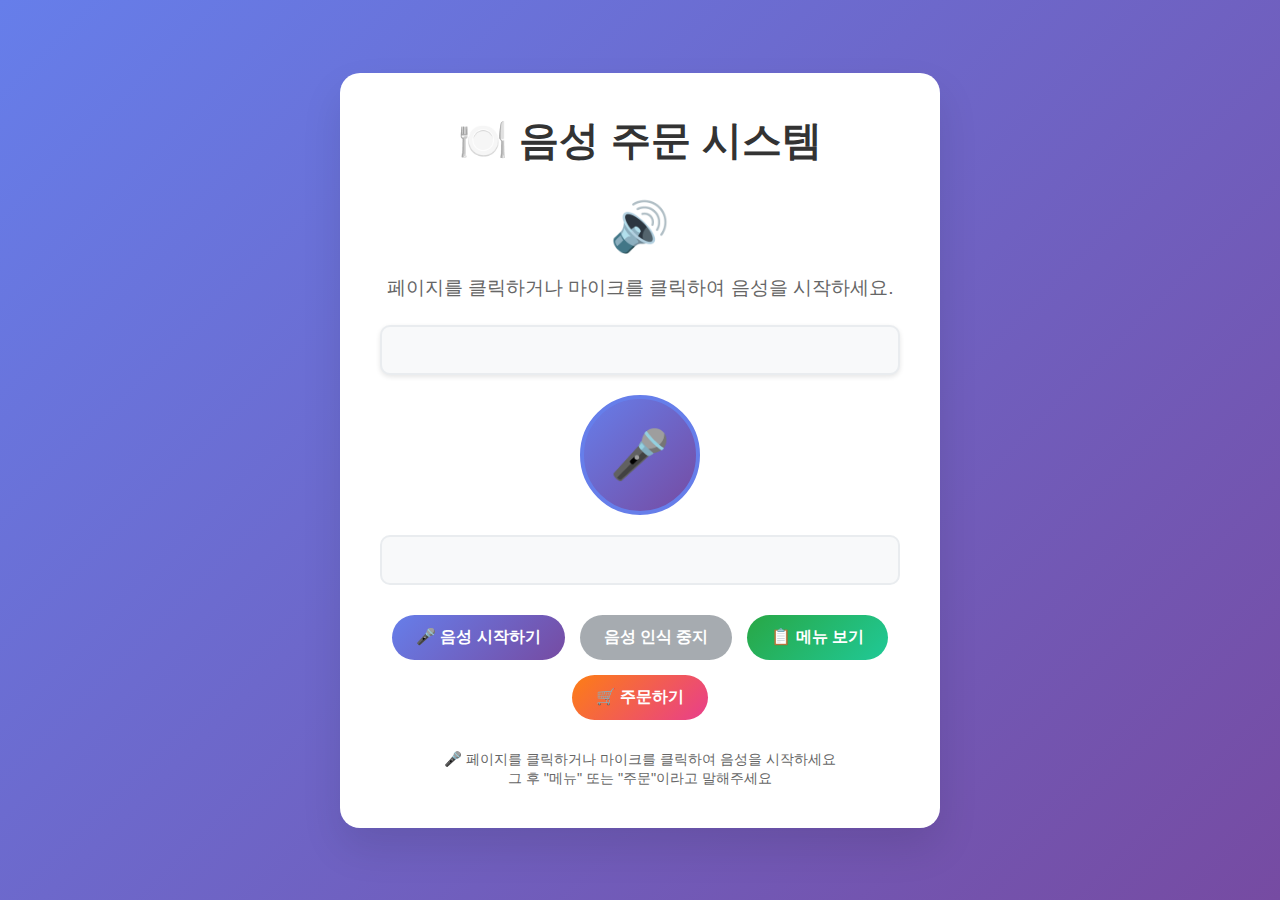
<file: frontend/index.html>
<!DOCTYPE html>
<html lang="ko">
<head>
    <meta charset="UTF-8">
    <meta name="viewport" content="width=device-width, initial-scale=1.0">
    <title>음성 주문 시스템</title>
    <link rel="stylesheet" href="styles.css">
</head>
<body>
    <div class="container">
        <div class="header">
            <h1>🍽️ 음성 주문 시스템</h1>
        </div>
        
        <div class="main-content">
            <div class="voice-interface">
                <div class="speaker-icon" id="speakerIcon">🔊</div>
                <div class="status-text" id="statusText">음성을 듣고 있습니다...</div>
                <div class="subtitle" id="subtitle"></div>
                <div class="microphone" id="microphone">
                    <div class="mic-icon">🎤</div>
                </div>
                <div class="user-input" id="userInput"></div>
            </div>
            
            <div class="buttons">
                <button id="startBtn" class="btn primary">🎤 음성 시작하기</button>
                <button id="stopBtn" class="btn secondary" disabled>음성 인식 중지</button>
                <button id="menuBtn" class="btn menu">📋 메뉴 보기</button>
                <button id="orderBtn" class="btn order">🛒 주문하기</button>
            </div>
        </div>
        
        <div class="footer">
            <p>🎤 페이지를 클릭하거나 마이크를 클릭하여 음성을 시작하세요</p>
            <p>그 후 "메뉴" 또는 "주문"이라고 말해주세요</p>
        </div>
    </div>

    <script src="api.js"></script>
    <script src="script.js"></script>
</body>
</html>
</file>
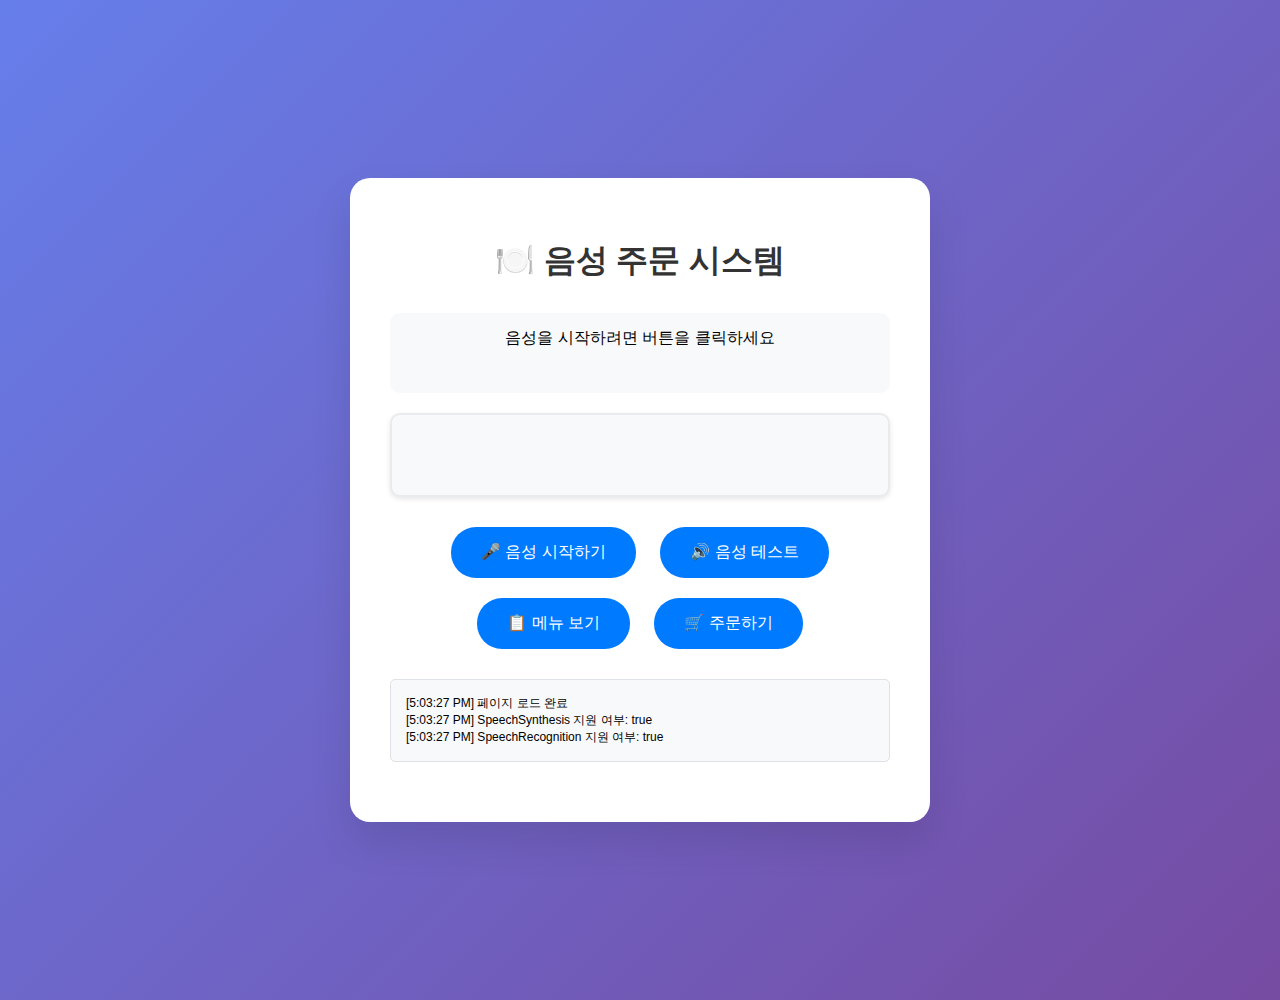
<file: simple.html>
<!DOCTYPE html>
<html lang="ko">
<head>
    <meta charset="UTF-8">
    <meta name="viewport" content="width=device-width, initial-scale=1.0">
    <title>간단한 음성 주문 시스템</title>
    <style>
        body {
            font-family: Arial, sans-serif;
            padding: 50px;
            text-align: center;
            background: linear-gradient(135deg, #667eea 0%, #764ba2 100%);
            min-height: 100vh;
            margin: 0;
            display: flex;
            align-items: center;
            justify-content: center;
        }
        .container {
            background: white;
            border-radius: 20px;
            padding: 40px;
            box-shadow: 0 20px 40px rgba(0, 0, 0, 0.1);
            max-width: 500px;
        }
        h1 {
            color: #333;
            margin-bottom: 30px;
        }
        button {
            padding: 15px 30px;
            font-size: 16px;
            margin: 10px;
            background: #007bff;
            color: white;
            border: none;
            border-radius: 25px;
            cursor: pointer;
            transition: all 0.3s ease;
        }
        button:hover {
            background: #0056b3;
            transform: translateY(-2px);
        }
        .status {
            margin: 20px 0;
            padding: 15px;
            background: #f8f9fa;
            border-radius: 10px;
            min-height: 50px;
        }
        .subtitle {
            font-size: 1.1em;
            color: #333;
            background: #f8f9fa;
            border: 2px solid #e9ecef;
            border-radius: 10px;
            padding: 15px;
            margin: 20px 0;
            min-height: 50px;
            line-height: 1.5;
            text-align: center;
            box-shadow: 0 2px 5px rgba(0, 0, 0, 0.1);
            transition: all 0.3s ease;
        }
        
        .subtitle.speaking {
            background: linear-gradient(135deg, #667eea, #764ba2);
            color: white;
            border-color: #667eea;
            animation: pulse 1s infinite;
        }
        
        .subtitle.listening {
            background: linear-gradient(135deg, #28a745, #20c997);
            color: white;
            border-color: #28a745;
            animation: pulse 1s infinite;
        }
        
        .log {
            background: #f8f9fa;
            border: 1px solid #dee2e6;
            border-radius: 5px;
            padding: 15px;
            margin: 20px 0;
            text-align: left;
            max-height: 200px;
            overflow-y: auto;
            font-size: 12px;
        }
    </style>
</head>
<body>
    <div class="container">
        <h1>🍽️ 음성 주문 시스템</h1>
        
        <div class="status" id="status">음성을 시작하려면 버튼을 클릭하세요</div>
        <div class="subtitle" id="subtitle"></div>
        
        <button onclick="startVoice()">🎤 음성 시작하기</button>
        <button onclick="testVoice()">🔊 음성 테스트</button>
        <button onclick="goToMenu()">📋 메뉴 보기</button>
        <button onclick="goToOrder()">🛒 주문하기</button>
        
        <div class="log" id="log"></div>
    </div>
    
    <script>
        let isListening = false;
        let recognition = null;
        
        function log(message) {
            const logDiv = document.getElementById('log');
            const time = new Date().toLocaleTimeString();
            logDiv.innerHTML += `[${time}] ${message}<br>`;
            logDiv.scrollTop = logDiv.scrollHeight;
            console.log(message);
        }
        
        function speak(text, callback = null) {
            log('음성 재생 시도: ' + text);
            
            if (speechSynthesis.speaking) {
                speechSynthesis.cancel();
            }
            
            // 자막을 즉시 전체 표시
            const subtitle = document.getElementById('subtitle');
            subtitle.textContent = text;
            subtitle.className = 'subtitle speaking';
            
            const utterance = new SpeechSynthesisUtterance(text);
            utterance.lang = 'ko-KR';
            utterance.rate = 0.8;
            utterance.pitch = 1;
            utterance.volume = 1;
            
            utterance.onstart = () => {
                log('음성 재생 시작');
                document.getElementById('status').textContent = '음성 재생 중...';
                // 음성 재생 시작과 동시에 자막이 이미 표시되어 있음
            };
            
            utterance.onend = () => {
                log('음성 재생 완료');
                document.getElementById('status').textContent = '음성 재생 완료';
                // 자막은 그대로 유지하고 스타일만 변경
                subtitle.className = 'subtitle';
                if (callback) callback();
            };
            
            utterance.onerror = (event) => {
                log('음성 재생 오류: ' + event.error);
                document.getElementById('status').textContent = '음성 재생 오류: ' + event.error;
                subtitle.className = 'subtitle';
                if (callback) callback();
            };
            
            speechSynthesis.speak(utterance);
        }
        
        function startVoice() {
            log('음성 시작 버튼 클릭됨');
            const welcomeMessage = "안녕하세요. 반갑습니다. 주문하고 싶은 메뉴가 있으시면 메뉴명을 말씀해주시고, 못 정하셨으면 '메뉴'라고 말해 주세요.";
            speak(welcomeMessage, () => {
                // 음성이 완전히 끝난 후에만 마이크 활성화
                const subtitle = document.getElementById('subtitle');
                subtitle.textContent = '이제 "메뉴" 또는 "주문"이라고 말해주세요.';
                subtitle.className = 'subtitle listening';
                setTimeout(() => {
                    startListening();
                }, 500);
            });
        }
        
        function testVoice() {
            log('음성 테스트 버튼 클릭됨');
            speak("음성 테스트입니다. 잘 들리시나요?");
        }
        
        function startListening() {
            log('음성 인식 시작');
            
            if (!('webkitSpeechRecognition' in window) && !('SpeechRecognition' in window)) {
                log('음성 인식을 지원하지 않는 브라우저입니다.');
                document.getElementById('status').textContent = '음성 인식을 지원하지 않습니다.';
                return;
            }
            
            // 음성 재생 중에는 마이크 활성화하지 않음
            if (speechSynthesis.speaking) {
                log('음성 재생 중이므로 마이크 활성화를 지연합니다.');
                setTimeout(() => {
                    startListening();
                }, 1000);
                return;
            }
            
            const SpeechRecognition = window.SpeechRecognition || window.webkitSpeechRecognition;
            recognition = new SpeechRecognition();
            recognition.lang = 'ko-KR';
            recognition.continuous = false;
            recognition.interimResults = false;
            
            recognition.onstart = () => {
                log('음성 인식 시작됨');
                isListening = true;
                document.getElementById('status').textContent = '음성을 듣고 있습니다...';
                const subtitle = document.getElementById('subtitle');
                subtitle.textContent = '말씀해주세요...';
                subtitle.className = 'subtitle listening';
            };
            
            recognition.onresult = (event) => {
                const result = event.results[0][0].transcript.trim();
                log('인식된 음성: ' + result);
                document.getElementById('status').textContent = '인식된 음성: ' + result;
                processVoiceCommand(result);
            };
            
            recognition.onerror = (event) => {
                log('음성 인식 오류: ' + event.error);
                document.getElementById('status').textContent = '음성 인식 오류: ' + event.error;
                isListening = false;
                const subtitle = document.getElementById('subtitle');
                subtitle.className = 'subtitle';
            };
            
            recognition.onend = () => {
                log('음성 인식 종료');
                isListening = false;
                document.getElementById('status').textContent = '음성 인식 종료';
                const subtitle = document.getElementById('subtitle');
                subtitle.className = 'subtitle';
            };
            
            try {
                recognition.start();
            } catch (error) {
                log('음성 인식 시작 오류: ' + error.message);
                document.getElementById('status').textContent = '음성 인식 시작 오류: ' + error.message;
            }
        }
        
        function processVoiceCommand(command) {
            const lowerCommand = command.toLowerCase();
            log('음성 명령 처리: ' + lowerCommand);
            
            if (lowerCommand.includes('메뉴')) {
                speak('메뉴 페이지로 이동합니다.', () => {
                    goToMenu();
                });
            } else if (lowerCommand.includes('주문')) {
                speak('주문 페이지로 이동합니다.', () => {
                    goToOrder();
                });
            } else {
                speak('죄송합니다. "메뉴" 또는 "주문"이라고 말씀해주세요.', () => {
                    document.getElementById('status').textContent = '다시 말씀해주세요.';
                    const subtitle = document.getElementById('subtitle');
                    subtitle.textContent = '다시 시도해주세요.';
                    subtitle.className = 'subtitle';
                    // 음성이 완전히 끝난 후 자동으로 다시 음성 인식 시작
                    setTimeout(() => {
                        subtitle.textContent = '이제 "메뉴" 또는 "주문"이라고 말해주세요.';
                        subtitle.className = 'subtitle listening';
                        startListening();
                    }, 2000);
                });
            }
        }
        
        function goToMenu() {
            log('메뉴 페이지로 이동');
            window.location.href = 'menu.html';
        }
        
        function goToOrder() {
            log('주문 페이지로 이동');
            window.location.href = 'order.html';
        }
        
        // 페이지 로드 시 초기화
        window.addEventListener('load', () => {
            log('페이지 로드 완료');
            log('SpeechSynthesis 지원 여부: ' + ('speechSynthesis' in window));
            log('SpeechRecognition 지원 여부: ' + (('webkitSpeechRecognition' in window) || ('SpeechRecognition' in window)));
        });
    </script>
</body>
</html>
</file>
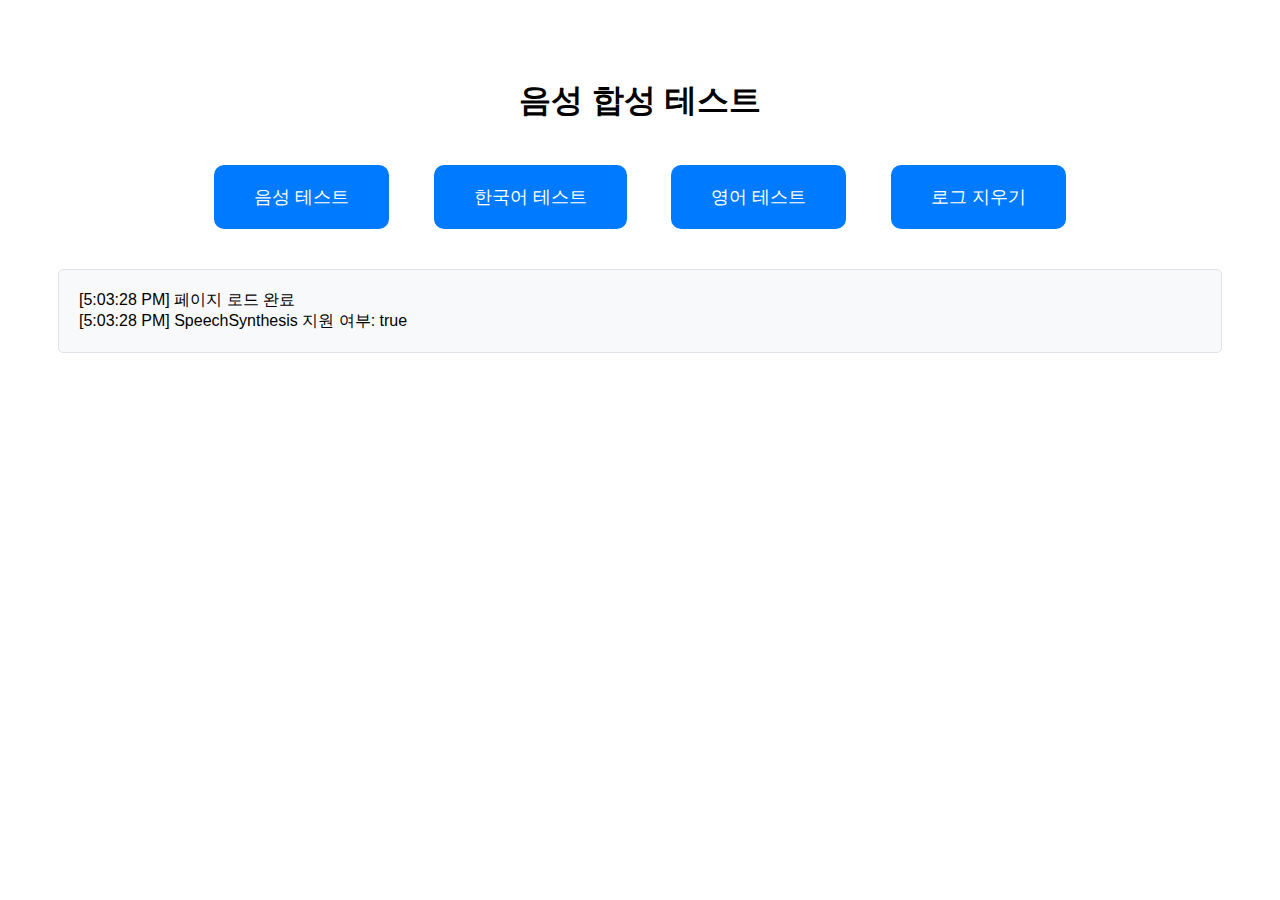
<file: test.html>
<!DOCTYPE html>
<html lang="ko">
<head>
    <meta charset="UTF-8">
    <meta name="viewport" content="width=device-width, initial-scale=1.0">
    <title>음성 테스트</title>
    <style>
        body {
            font-family: Arial, sans-serif;
            padding: 50px;
            text-align: center;
        }
        button {
            padding: 20px 40px;
            font-size: 18px;
            margin: 20px;
            background: #007bff;
            color: white;
            border: none;
            border-radius: 10px;
            cursor: pointer;
        }
        button:hover {
            background: #0056b3;
        }
        .log {
            background: #f8f9fa;
            border: 1px solid #dee2e6;
            border-radius: 5px;
            padding: 20px;
            margin: 20px 0;
            text-align: left;
            max-height: 300px;
            overflow-y: auto;
        }
    </style>
</head>
<body>
    <h1>음성 합성 테스트</h1>
    
    <button onclick="testSpeech()">음성 테스트</button>
    <button onclick="testKorean()">한국어 테스트</button>
    <button onclick="testEnglish()">영어 테스트</button>
    <button onclick="clearLog()">로그 지우기</button>
    
    <div class="log" id="log"></div>
    
    <script>
        function log(message) {
            const logDiv = document.getElementById('log');
            const time = new Date().toLocaleTimeString();
            logDiv.innerHTML += `[${time}] ${message}<br>`;
            logDiv.scrollTop = logDiv.scrollHeight;
            console.log(message);
        }
        
        function clearLog() {
            document.getElementById('log').innerHTML = '';
        }
        
        function testSpeech() {
            log('=== 음성 합성 테스트 시작 ===');
            log('SpeechSynthesis 지원 여부: ' + ('speechSynthesis' in window));
            log('사용 가능한 음성 수: ' + speechSynthesis.getVoices().length);
            
            const voices = speechSynthesis.getVoices();
            log('전체 음성 목록:');
            voices.forEach((voice, index) => {
                log(`${index}: ${voice.name} (${voice.lang})`);
            });
            
            const utterance = new SpeechSynthesisUtterance('Hello, this is a test.');
            utterance.lang = 'en-US';
            utterance.rate = 0.8;
            utterance.pitch = 1;
            utterance.volume = 1;
            
            utterance.onstart = () => log('음성 재생 시작');
            utterance.onend = () => log('음성 재생 완료');
            utterance.onerror = (event) => log('음성 재생 오류: ' + event.error);
            
            log('음성 재생 시도 중...');
            speechSynthesis.speak(utterance);
        }
        
        function testKorean() {
            log('=== 한국어 음성 테스트 ===');
            const utterance = new SpeechSynthesisUtterance('안녕하세요. 한국어 음성 테스트입니다.');
            utterance.lang = 'ko-KR';
            utterance.rate = 0.8;
            utterance.pitch = 1;
            utterance.volume = 1;
            
            const voices = speechSynthesis.getVoices();
            const koreanVoice = voices.find(voice => 
                voice.lang.includes('ko') || voice.lang.includes('KR')
            );
            if (koreanVoice) {
                utterance.voice = koreanVoice;
                log('한국어 음성 선택됨: ' + koreanVoice.name);
            } else {
                log('한국어 음성을 찾을 수 없음, 기본 음성 사용');
            }
            
            utterance.onstart = () => log('한국어 음성 재생 시작');
            utterance.onend = () => log('한국어 음성 재생 완료');
            utterance.onerror = (event) => log('한국어 음성 재생 오류: ' + event.error);
            
            log('한국어 음성 재생 시도 중...');
            speechSynthesis.speak(utterance);
        }
        
        function testEnglish() {
            log('=== 영어 음성 테스트 ===');
            const utterance = new SpeechSynthesisUtterance('Hello, this is an English test.');
            utterance.lang = 'en-US';
            utterance.rate = 0.8;
            utterance.pitch = 1;
            utterance.volume = 1;
            
            utterance.onstart = () => log('영어 음성 재생 시작');
            utterance.onend = () => log('영어 음성 재생 완료');
            utterance.onerror = (event) => log('영어 음성 재생 오류: ' + event.error);
            
            log('영어 음성 재생 시도 중...');
            speechSynthesis.speak(utterance);
        }
        
        // 페이지 로드 시 초기 정보 표시
        window.addEventListener('load', () => {
            log('페이지 로드 완료');
            log('SpeechSynthesis 지원 여부: ' + ('speechSynthesis' in window));
            
            // 음성 목록이 비동기적으로 로드될 수 있으므로 잠시 후 다시 확인
            setTimeout(() => {
                log('사용 가능한 음성 수: ' + speechSynthesis.getVoices().length);
            }, 1000);
        });
    </script>
</body>
</html>
</file>
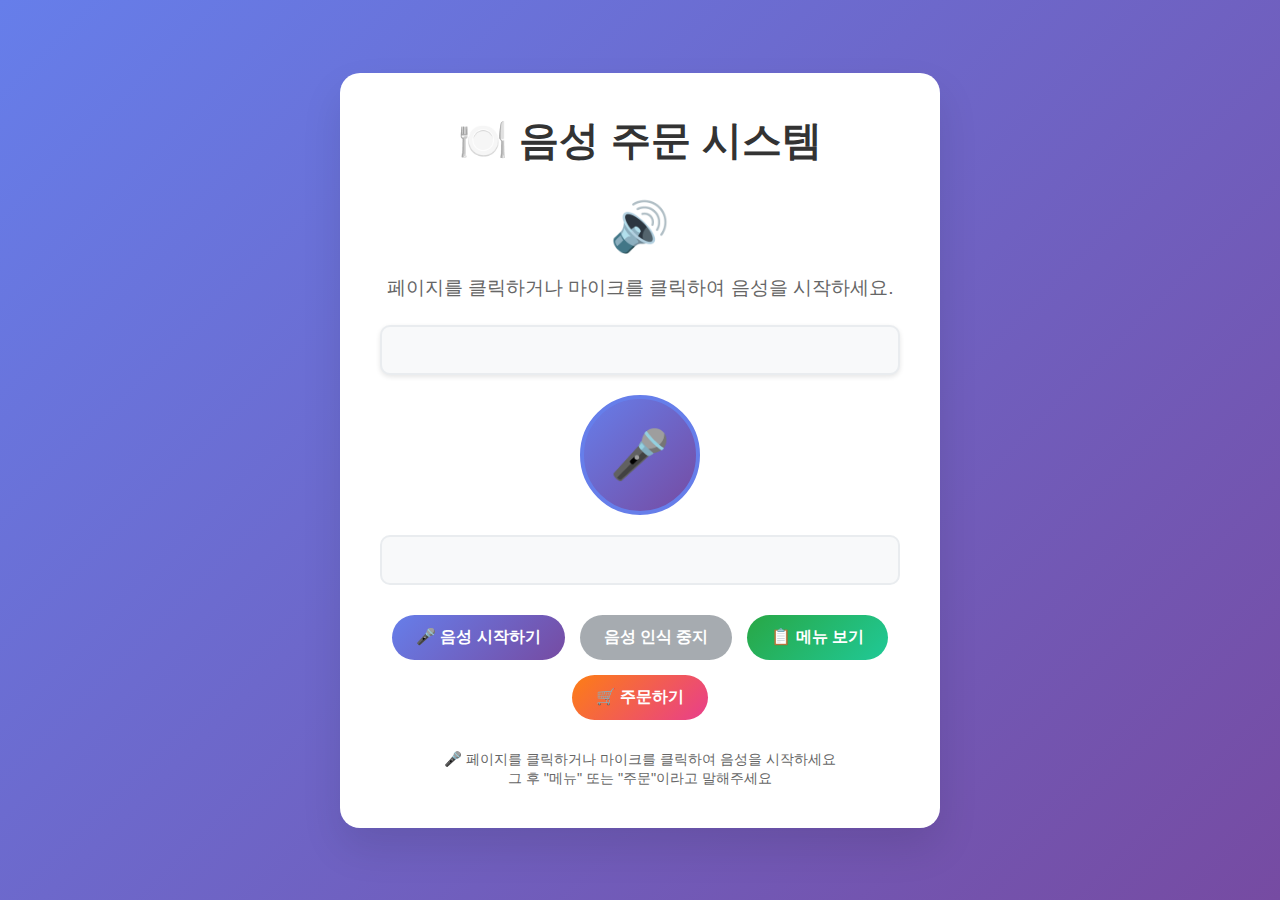
<file: frontend/frontend.html>
<!DOCTYPE html>
<html lang="ko">
<head>
    <meta charset="UTF-8">
    <meta name="viewport" content="width=device-width, initial-scale=1.0">
    <title>음성 주문 시스템</title>
    <style>
        * {
            margin: 0;
            padding: 0;
            box-sizing: border-box;
        }

        body {
            font-family: 'Segoe UI', Tahoma, Geneva, Verdana, sans-serif;
            background: linear-gradient(135deg, #667eea 0%, #764ba2 100%);
            min-height: 100vh;
            display: flex;
            align-items: center;
            justify-content: center;
        }

        .container {
            background: white;
            border-radius: 20px;
            box-shadow: 0 20px 40px rgba(0, 0, 0, 0.1);
            padding: 40px;
            max-width: 600px;
            width: 90%;
            text-align: center;
        }

        .header h1 {
            color: #333;
            margin-bottom: 30px;
            font-size: 2.5em;
        }

        .voice-interface {
            margin: 30px 0;
        }

        .speaker-icon {
            font-size: 3em;
            margin-bottom: 20px;
            animation: pulse 2s infinite;
        }

        @keyframes pulse {
            0% { transform: scale(1); }
            50% { transform: scale(1.1); }
            100% { transform: scale(1); }
        }

        /* 메뉴 페이지 스타일 */
        .menu-categories {
            display: flex;
            gap: 15px;
            margin-bottom: 30px;
            flex-wrap: wrap;
            justify-content: center;
        }

        .category-btn {
            padding: 15px 25px;
            border: 3px solid #007bff;
            background: linear-gradient(135deg, #ffffff 0%, #f8f9fa 100%);
            color: #007bff;
            border-radius: 30px;
            cursor: pointer;
            transition: all 0.3s ease;
            font-weight: bold;
            font-size: 16px;
            box-shadow: 0 4px 15px rgba(0, 123, 255, 0.2);
            position: relative;
            overflow: hidden;
        }

        .category-btn::before {
            content: '';
            position: absolute;
            top: 0;
            left: -100%;
            width: 100%;
            height: 100%;
            background: linear-gradient(90deg, transparent, rgba(255,255,255,0.4), transparent);
            transition: left 0.5s;
        }

        .category-btn:hover::before {
            left: 100%;
        }

        .category-btn:hover {
            background: linear-gradient(135deg, #007bff 0%, #0056b3 100%);
            color: white;
            transform: translateY(-2px);
            box-shadow: 0 6px 20px rgba(0, 123, 255, 0.4);
        }

        .category-btn.active {
            background: linear-gradient(135deg, #007bff 0%, #0056b3 100%);
            color: white;
            transform: translateY(-2px);
            box-shadow: 0 6px 20px rgba(0, 123, 255, 0.4);
        }

        .menu-items {
            display: grid;
            grid-template-columns: repeat(auto-fill, minmax(350px, 1fr));
            gap: 25px;
            padding: 20px 0;
        }

        .menu-item {
            border: 2px solid #e9ecef;
            border-radius: 20px;
            padding: 25px;
            background: linear-gradient(135deg, #ffffff 0%, #f8f9fa 100%);
            box-shadow: 0 8px 25px rgba(0,0,0,0.1);
            transition: all 0.3s ease;
            position: relative;
            overflow: hidden;
        }

        .menu-item::before {
            content: '';
            position: absolute;
            top: 0;
            left: 0;
            right: 0;
            height: 4px;
            background: linear-gradient(90deg, #007bff, #28a745, #ffc107, #dc3545);
            transform: scaleX(0);
            transition: transform 0.3s ease;
        }

        .menu-item:hover::before {
            transform: scaleX(1);
        }

        .menu-item:hover {
            transform: translateY(-5px);
            box-shadow: 0 15px 35px rgba(0,0,0,0.15);
            border-color: #007bff;
        }

        .menu-item h3 {
            margin: 0 0 15px 0;
            color: #2c3e50;
            font-size: 20px;
            font-weight: 700;
            line-height: 1.3;
        }

        .menu-item p {
            color: #6c757d;
            line-height: 1.5;
            margin: 10px 0;
            font-size: 14px;
        }

        .menu-item .price {
            font-size: 24px;
            font-weight: bold;
            color: #007bff;
            margin: 15px 0;
            text-align: center;
            background: linear-gradient(135deg, #007bff, #0056b3);
            -webkit-background-clip: text;
            -webkit-text-fill-color: transparent;
            background-clip: text;
        }

        .menu-item button {
            width: 100%;
            padding: 15px;
            background: linear-gradient(135deg, #28a745 0%, #20c997 100%);
            color: white;
            border: none;
            border-radius: 15px;
            cursor: pointer;
            font-size: 16px;
            font-weight: bold;
            transition: all 0.3s ease;
            position: relative;
            overflow: hidden;
        }

        .menu-item button::before {
            content: '';
            position: absolute;
            top: 50%;
            left: 50%;
            width: 0;
            height: 0;
            background: rgba(255,255,255,0.3);
            border-radius: 50%;
            transform: translate(-50%, -50%);
            transition: width 0.6s, height 0.6s;
        }

        .menu-item button:hover::before {
            width: 300px;
            height: 300px;
        }

        .menu-item button:hover {
            background: linear-gradient(135deg, #20c997 0%, #17a2b8 100%);
            transform: translateY(-2px);
            box-shadow: 0 8px 20px rgba(40, 167, 69, 0.4);
        }

        .menu-item button:active {
            transform: translateY(0);
        }

        /* 옵션 모달 스타일 */
        .selected-item {
            background: #f8f9fa;
            padding: 15px;
            border-radius: 10px;
            margin-bottom: 20px;
            text-align: center;
        }

        .selected-item h3 {
            margin: 0 0 5px 0;
            color: #2c3e50;
        }

        .selected-item p {
            margin: 0;
            font-size: 18px;
            font-weight: bold;
            color: #007bff;
        }

        .option-section {
            margin-bottom: 20px;
        }

        .option-section h4 {
            margin: 0 0 10px 0;
            color: #495057;
            font-size: 16px;
        }

        .option-item {
            display: flex;
            justify-content: space-between;
            align-items: center;
            padding: 12px 15px;
            margin: 5px 0;
            background: #ffffff;
            border: 2px solid #e9ecef;
            border-radius: 8px;
            cursor: pointer;
            transition: all 0.3s ease;
        }

        .option-item:hover {
            border-color: #007bff;
            background: #f8f9fa;
        }

        .option-item.selected {
            border-color: #007bff;
            background: #e3f2fd;
            color: #007bff;
        }

        .option-item span:first-child {
            font-weight: 500;
        }

        .option-item span:last-child {
            font-weight: bold;
            color: #28a745;
        }

        .selected-option {
            display: flex;
            justify-content: space-between;
            align-items: center;
            padding: 8px 12px;
            margin: 3px 0;
            background: #e3f2fd;
            border: 1px solid #007bff;
            border-radius: 6px;
            font-size: 14px;
        }

        .selected-option span:first-child {
            color: #007bff;
            font-weight: 500;
        }

        .selected-option span:last-child {
            color: #28a745;
            font-weight: bold;
        }

        .option-actions {
            display: flex;
            gap: 10px;
            justify-content: center;
            margin-top: 20px;
        }

        .option-actions button {
            padding: 12px 24px;
            border: none;
            border-radius: 8px;
            font-size: 16px;
            font-weight: bold;
            cursor: pointer;
            transition: all 0.3s ease;
        }

        .option-actions button:first-child {
            background: #6c757d;
            color: white;
        }

        .option-actions button:first-child:hover {
            background: #5a6268;
        }

        .option-actions button:last-child {
            background: #dc3545;
            color: white;
        }

        .option-actions button:last-child:hover {
            background: #c82333;
        }

        .status-text {
            font-size: 1.2em;
            color: #666;
            margin-bottom: 20px;
            min-height: 30px;
        }

        .subtitle {
            font-size: 1.1em;
            color: #333;
            background: #f8f9fa;
            border: 2px solid #e9ecef;
            border-radius: 10px;
            padding: 15px;
            margin-bottom: 20px;
            min-height: 50px;
            line-height: 1.5;
            text-align: center;
            box-shadow: 0 2px 5px rgba(0, 0, 0, 0.1);
            transition: all 0.3s ease;
        }

        .subtitle.speaking {
            background: linear-gradient(135deg, #667eea, #764ba2);
            color: white;
            border-color: #667eea;
            animation: pulse 1s infinite;
        }

        .subtitle.listening {
            background: linear-gradient(135deg, #28a745, #20c997);
            color: white;
            border-color: #28a745;
            animation: pulse 1s infinite;
        }

        .microphone {
            width: 120px;
            height: 120px;
            border: 4px solid #667eea;
            border-radius: 50%;
            margin: 0 auto 20px;
            display: flex;
            align-items: center;
            justify-content: center;
            background: linear-gradient(135deg, #667eea, #764ba2);
            cursor: pointer;
            transition: all 0.3s ease;
        }

        .microphone:hover {
            transform: scale(1.05);
            box-shadow: 0 10px 20px rgba(102, 126, 234, 0.3);
        }

        .microphone.listening {
            animation: listening 1s infinite;
            background: linear-gradient(135deg, #ff6b6b, #ee5a24);
        }

        @keyframes listening {
            0% { transform: scale(1); }
            50% { transform: scale(1.1); }
            100% { transform: scale(1); }
        }

        .mic-icon {
            font-size: 3em;
            color: white;
        }

        .user-input {
            background: #f8f9fa;
            border: 2px solid #e9ecef;
            border-radius: 10px;
            padding: 15px;
            margin: 20px 0;
            min-height: 50px;
            font-size: 1.1em;
            color: #333;
        }

        .buttons {
            display: flex;
            flex-wrap: wrap;
            gap: 15px;
            justify-content: center;
            margin: 30px 0;
        }

        .btn {
            padding: 12px 24px;
            border: none;
            border-radius: 25px;
            font-size: 1em;
            font-weight: 600;
            cursor: pointer;
            transition: all 0.3s ease;
            min-width: 120px;
        }

        .btn:disabled {
            opacity: 0.6;
            cursor: not-allowed;
        }

        .btn.primary {
            background: linear-gradient(135deg, #667eea, #764ba2);
            color: white;
        }

        .btn.primary:hover:not(:disabled) {
            transform: translateY(-2px);
            box-shadow: 0 5px 15px rgba(102, 126, 234, 0.4);
        }

        .btn.secondary {
            background: #6c757d;
            color: white;
        }

        .btn.secondary:hover:not(:disabled) {
            background: #5a6268;
            transform: translateY(-2px);
        }

        .btn.menu {
            background: linear-gradient(135deg, #28a745, #20c997);
            color: white;
        }

        .btn.menu:hover {
            transform: translateY(-2px);
            box-shadow: 0 5px 15px rgba(40, 167, 69, 0.4);
        }

        .btn.order {
            background: linear-gradient(135deg, #fd7e14, #e83e8c);
            color: white;
        }

        .btn.order:hover {
            transform: translateY(-2px);
            box-shadow: 0 5px 15px rgba(253, 126, 20, 0.4);
        }

        .footer {
            margin-top: 30px;
            color: #666;
            font-size: 0.9em;
        }

        /* 모달 스타일 */
        .modal {
            display: none;
            position: fixed;
            z-index: 1000;
            left: 0;
            top: 0;
            width: 100%;
            height: 100%;
            background-color: rgba(0, 0, 0, 0.5);
        }

        .modal-content {
            background-color: white;
            margin: 5% auto;
            padding: 20px;
            border-radius: 15px;
            width: 90%;
            max-width: 500px;
            max-height: 80vh;
            overflow-y: auto;
        }

        .close {
            color: #aaa;
            float: right;
            font-size: 28px;
            font-weight: bold;
            cursor: pointer;
        }

        .close:hover {
            color: black;
        }

        /* 반응형 디자인 */
        @media (max-width: 768px) {
            .container {
                padding: 20px;
                margin: 20px;
            }
            
            .header h1 {
                font-size: 2em;
            }
            
            .microphone {
                width: 100px;
                height: 100px;
            }
            
            .mic-icon {
                font-size: 2.5em;
            }
            
            .buttons {
                flex-direction: column;
                align-items: center;
            }
            
            .btn {
                width: 100%;
                max-width: 200px;
            }
        }
    </style>
</head>
<body>
    <div class="container">
        <div class="header">
            <h1>🍽️ 음성 주문 시스템</h1>
        </div>
        
        <div class="voice-interface">
            <div class="speaker-icon" id="speakerIcon">🔊</div>
            <div class="status-text" id="statusText">음성을 듣고 있습니다...</div>
            <div class="subtitle" id="subtitle"></div>
            <div class="microphone" id="microphone">
                <div class="mic-icon">🎤</div>
            </div>
            <div class="user-input" id="userInput"></div>
        </div>
        
        <div class="buttons">
            <button id="startBtn" class="btn primary">🎤 음성 시작하기</button>
            <button id="stopBtn" class="btn secondary" disabled>음성 인식 중지</button>
            <button id="menuBtn" class="btn menu">📋 메뉴 보기</button>
            <button id="orderBtn" class="btn order">🛒 주문하기</button>
        </div>
        
        <div class="footer">
            <p>🎤 페이지를 클릭하거나 마이크를 클릭하여 음성을 시작하세요</p>
            <p>그 후 "메뉴" 또는 "주문"이라고 말해주세요</p>
        </div>
    </div>

    <!-- 메뉴 모달 -->
    <div id="menuModal" class="modal">
        <div class="modal-content">
            <span class="close" onclick="closeMenuModal()">&times;</span>
            <h2>🍽️ 메뉴</h2>
            <div id="menuContent"></div>
        </div>
    </div>

    <!-- 옵션 선택 모달 -->
    <div id="optionModal" class="modal">
        <div class="modal-content">
            <span class="close" onclick="closeOptionModal()">&times;</span>
            <h2>옵션 선택</h2>
            <div class="selected-item">
                <h3 id="selectedItemName"></h3>
                <p id="selectedItemPrice"></p>
            </div>
            <div class="option-section">
                <h4>선택된 옵션</h4>
                <div id="selectedOptions"></div>
            </div>
            <div class="option-section">
                <h4>추가 옵션</h4>
                <div id="availableOptions"></div>
            </div>
            <div class="option-actions">
                <button onclick="resetOptions()">초기화</button>
                <button onclick="addToOrderWithOptions()">주문담기</button>
            </div>
        </div>
    </div>

    <!-- 주문 모달 -->
    <div id="orderModal" class="modal">
        <div class="modal-content">
            <span class="close" onclick="closeOrderModal()">&times;</span>
            <h2>🛒 주문하기</h2>
            <div id="orderContent"></div>
        </div>
    </div>

    <script>
        // API 통신을 위한 유틸리티 클래스 (백엔드 서버 사용)
        class APIClient {
            constructor(baseURL = 'http://localhost:8000') {
                this.baseURL = baseURL;
            }

            async request(endpoint, options = {}) {
                const url = `${this.baseURL}${endpoint}`;
                const config = {
                    headers: {
                        'Content-Type': 'application/json',
                        ...options.headers
                    },
                    ...options
                };

                try {
                    const response = await fetch(url, config);
                    
                    if (!response.ok) {
                        throw new Error(`HTTP error! status: ${response.status}`);
                    }
                    
                    return await response.json();
                } catch (error) {
                    console.error('API 요청 실패:', error);
                    throw error;
                }
            }

            async getCategories() {
                return this.request('/categories');
            }

            async getMenuByCategory(categoryId) {
                return this.request(`/categories/${categoryId}/menu`);
            }

            async getMenuDetail(itemId) {
                return this.request(`/menu/${itemId}`);
            }

            async getOptionsByType(optionType) {
                return this.request(`/options/${optionType}`);
            }

            async createOrder(orderData) {
                return this.request('/orders', {
                    method: 'POST',
                    body: JSON.stringify(orderData)
                });
            }

            async getVoiceGuideText() {
                const data = await this.request('/voice-guide/text');
                return data.welcome_message || data.menu_guide || '';
            }
        }

        // 전역 변수
        const apiClient = new APIClient();
        let recognition = null;
        let isListening = false;
        let isSpeaking = false;
        let hasUserInteracted = false;
        let isRecognitionActive = false;
        let categories = [];
        let menuItems = {};
        let orders = JSON.parse(localStorage.getItem('orders') || '[]');
        
        // 폴백 데이터 (백엔드 연결 실패 시 사용)
        const fallbackData = {
            categories: [
                { id: 1, name: "쌀국수", description: "맛있는 쌀국수 메뉴" },
                { id: 2, name: "돈카츠,카레", description: "돈카츠와 카레 메뉴" },
                { id: 3, name: "1인정식", description: "1인용 정식 메뉴" },
                { id: 4, name: "사이드&추가메뉴", description: "사이드 메뉴와 추가 메뉴" }
            ],
            menuItems: {
                1: [
                    { id: 1, name: "차돌양지쌀국수", price: 12000, description: "부드러운 차돌양지가 들어간 쌀국수" },
                    { id: 2, name: "한우쌀국수", price: 15000, description: "한우가 들어간 쌀국수" },
                    { id: 3, name: "모듬쌀국수", price: 13000, description: "다양한 고기가 들어간 쌀국수" }
                ],
                2: [
                    { id: 4, name: "프리미엄 로스카츠", price: 18000, description: "프리미엄 로스카츠" },
                    { id: 5, name: "안심카츠", price: 16000, description: "부드러운 안심카츠" },
                    { id: 6, name: "통모짜치즈돈카츠", price: 17000, description: "통모짜치즈가 들어간 돈카츠" }
                ],
                3: [
                    { id: 7, name: "정식A", price: 20000, description: "정식A 세트" },
                    { id: 8, name: "정식B", price: 22000, description: "정식B 세트" },
                    { id: 9, name: "정식C", price: 24000, description: "정식C 세트" },
                    { id: 10, name: "정식D", price: 26000, description: "정식D 세트" }
                ],
                4: [
                    { id: 11, name: "공깃밥 추가", price: 2000, description: "공깃밥 추가" },
                    { id: 12, name: "레몬추가", price: 1000, description: "레몬 추가" },
                    { id: 13, name: "트러플오일 추가", price: 3000, description: "트러플오일 추가" }
                ]
            },
            voiceGuide: {
                welcome_message: "안녕하세요. 반갑습니다. 주문하고 싶은 메뉴가 있으시면 메뉴명을 말씀해주시고, 못 정하셨으면 '메뉴'라고 말해 주세요.",
                menu_guide: "저희 매장에는 다음과 같은 메뉴가 있습니다. 쌀국수 탭을 누르시면 차돌양지쌀국수, 한우쌀국수, 모듬쌀국수 등의 메뉴가 있습니다. 돈카츠,카레 탭을 누르시면 프리미엄 로스카츠, 안심카츠, 통모짜치즈돈카츠 등의 메뉴가 있습니다. 1인정식 탭을 누르시면 정식A, 정식B, 정식C, 정식D 등의 메뉴가 있습니다. 사이드&추가메뉴 탭을 누르시면 공깃밥 추가, 레몬추가, 트러플오일 추가 등의 메뉴가 있습니다. 주문하고 싶은 메뉴가 있으시면 메뉴명을 말씀해주세요."
            }
        };

        // DOM 요소
        const speakerIcon = document.getElementById('speakerIcon');
        const statusText = document.getElementById('statusText');
        const subtitle = document.getElementById('subtitle');
        const microphone = document.getElementById('microphone');
        const userInput = document.getElementById('userInput');
        const startBtn = document.getElementById('startBtn');
        const stopBtn = document.getElementById('stopBtn');
        const menuBtn = document.getElementById('menuBtn');
        const orderBtn = document.getElementById('orderBtn');
        const menuModal = document.getElementById('menuModal');
        const orderModal = document.getElementById('orderModal');
        const optionModal = document.getElementById('optionModal');

        // 음성 주문 시스템 클래스
        class VoiceOrderSystem {
            constructor() {
                this.initializeElements();
                this.setupEventListeners();
                this.initializeSpeechRecognition();
                this.showWelcomeMessage();
            }

            initializeElements() {
                // 이미 DOM 요소들이 전역으로 정의되어 있음
            }

            setupEventListeners() {
                startBtn.addEventListener('click', () => {
                    hasUserInteracted = true;
                    this.speakWelcomeMessage();
                });
                stopBtn.addEventListener('click', () => this.stopListening());
                menuBtn.addEventListener('click', () => this.showMenuModal());
                orderBtn.addEventListener('click', () => this.showOrderModal());
                microphone.addEventListener('click', () => {
                    hasUserInteracted = true;
                    if (isListening) {
                        this.stopListening();
                    } else {
                        this.speakWelcomeMessage();
                    }
                });

                // 페이지 클릭 시 음성 시작
                document.addEventListener('click', () => {
                    if (!hasUserInteracted) {
                        hasUserInteracted = true;
                        this.speakWelcomeMessage();
                    }
                });

                // 키보드 입력 시 음성 시작
                document.addEventListener('keydown', () => {
                    if (!hasUserInteracted) {
                        hasUserInteracted = true;
                        this.speakWelcomeMessage();
                    }
                });
            }

            initializeSpeechRecognition() {
                if ('webkitSpeechRecognition' in window) {
                    recognition = new webkitSpeechRecognition();
                } else if ('SpeechRecognition' in window) {
                    recognition = new SpeechRecognition();
                } else {
                    statusText.textContent = '음성 인식을 지원하지 않는 브라우저입니다.';
                    startBtn.disabled = true;
                    return;
                }

                recognition.continuous = false;
                recognition.interimResults = false;
                recognition.lang = 'ko-KR';

                recognition.onstart = () => {
                    isListening = true;
                    isRecognitionActive = true;
                    this.updateUI();
                    statusText.textContent = '음성을 듣고 있습니다...';
                    subtitle.textContent = '말씀해주세요...';
                    subtitle.className = 'subtitle listening';
                };

                recognition.onresult = (event) => {
                    const result = event.results[0][0].transcript.trim();
                    userInput.textContent = `인식된 음성: "${result}"`;
                    isRecognitionActive = false;
                    this.processVoiceCommand(result);
                };

                recognition.onerror = (event) => {
                    console.error('음성 인식 오류:', event.error);
                    statusText.textContent = '음성 인식 중 오류가 발생했습니다.';
                    isRecognitionActive = false;
                    this.stopListening();
                };

                recognition.onend = () => {
                    isListening = false;
                    isRecognitionActive = false;
                    this.updateUI();
                    subtitle.className = 'subtitle';
                };
            }

            showWelcomeMessage() {
                statusText.textContent = '페이지를 클릭하거나 마이크를 클릭하여 음성을 시작하세요.';
                subtitle.textContent = '';
            }

        async speakWelcomeMessage() {
            try {
                const voiceGuideText = await apiClient.getVoiceGuideText();
                this.speak(voiceGuideText, () => {
                    statusText.textContent = '음성 인식을 시작하세요.';
                    subtitle.className = 'subtitle listening';
                    setTimeout(() => {
                        this.startListening();
                    }, 500);
                });
            } catch (error) {
                console.error('음성 가이드 텍스트 로드 실패 (백엔드):', error);
                console.log('폴백 데이터 사용');
                const fallbackMessage = fallbackData.voiceGuide.welcome_message;
                this.speak(fallbackMessage, () => {
                    statusText.textContent = '음성 인식을 시작하세요.';
                    subtitle.className = 'subtitle listening';
                    setTimeout(() => {
                        this.startListening();
                    }, 500);
                });
            }
        }

            speak(text, callback = null) {
                if (!hasUserInteracted) {
                    console.log('사용자 상호작용이 필요합니다.');
                    if (callback) callback();
                    return;
                }

                if (isSpeaking) {
                    speechSynthesis.cancel();
                }

                isSpeaking = true;
                speakerIcon.style.animation = 'pulse 0.5s infinite';
                subtitle.textContent = text;
                subtitle.className = 'subtitle speaking';

                const utterance = new SpeechSynthesisUtterance(text);
                utterance.lang = 'ko-KR';
                utterance.rate = 0.8;
                utterance.pitch = 1;
                utterance.volume = 1;

                const voices = speechSynthesis.getVoices();
                const koreanVoice = voices.find(voice => 
                    voice.lang.includes('ko') || voice.lang.includes('KR')
                );
                if (koreanVoice) {
                    utterance.voice = koreanVoice;
                }

                utterance.onstart = () => {
                    console.log('음성 재생 시작:', text);
                };

                utterance.onend = () => {
                    console.log('음성 재생 완료');
                    isSpeaking = false;
                    speakerIcon.style.animation = 'pulse 2s infinite';
                    subtitle.className = 'subtitle';
                    if (callback) callback();
                };

                utterance.onerror = (event) => {
                    console.error('음성 합성 오류:', event.error);
                    isSpeaking = false;
                    speakerIcon.style.animation = 'pulse 2s infinite';
                    subtitle.className = 'subtitle';
                    if (callback) callback();
                };

                speechSynthesis.speak(utterance);
            }

            startListening() {
                if (!recognition) {
                    statusText.textContent = '음성 인식을 지원하지 않습니다.';
                    return;
                }

                if (isSpeaking) {
                    console.log('음성 재생 중이므로 마이크 활성화를 지연합니다.');
                    setTimeout(() => {
                        this.startListening();
                    }, 1000);
                    return;
                }

                try {
                    recognition.start();
                } catch (error) {
                    console.error('음성 인식 시작 오류:', error);
                    statusText.textContent = '음성 인식을 시작할 수 없습니다.';
                }
            }

            stopListening() {
                if (recognition && isListening) {
                    recognition.stop();
                    isListening = false;
                    isRecognitionActive = false;
                }
            }

            processVoiceCommand(command) {
                const lowerCommand = command.toLowerCase();
                
                if (lowerCommand.includes('메뉴')) {
                    this.speak('메뉴 페이지로 이동합니다.', () => {
                        this.showMenuModal();
                    });
                } else if (lowerCommand.includes('주문')) {
                    this.speak('주문 페이지로 이동합니다.', () => {
                        this.showOrderModal();
                    });
                } else {
                    // 메뉴명을 말한 경우, 바로 메뉴 처리
                    this.handleDirectMenuCommand(command);
                }
            }

            // 직접 메뉴명 처리 함수
            handleDirectMenuCommand(command) {
                // 메뉴 데이터가 로드되지 않았다면 먼저 로드
                if (categories.length === 0 || Object.keys(menuItems).length === 0) {
                    this.loadMenuDataAndProcess(command);
                } else {
                    this.processDirectMenuCommand(command);
                }
            }

            // 메뉴 데이터 로드 후 처리
            async loadMenuDataAndProcess(command) {
                try {
                    await loadCategories();
                    await loadMenuItems();
                    this.processDirectMenuCommand(command);
                } catch (error) {
                    console.error('메뉴 데이터 로드 실패:', error);
                    this.speak('메뉴를 불러오는데 실패했습니다. 다시 시도해주세요.', () => {
                            this.startListening();
                    });
                }
            }

            // 직접 메뉴명 처리
            processDirectMenuCommand(command) {
                console.log('processDirectMenuCommand 호출됨:', command);
                // 띄어쓰기와 대소문자 구분 없이 메뉴명 매칭
                const normalizedCommand = command.replace(/\s+/g, '').toLowerCase();
                console.log('정규화된 명령어:', normalizedCommand);
                
                // 모든 메뉴 아이템에서 매칭 검색
                let matchedItem = null;
                let matchedCategory = null;
                for (const categoryId in menuItems) {
                    const items = menuItems[categoryId];
                    for (const item of items) {
                        const normalizedItemName = item.name.replace(/\s+/g, '').toLowerCase();
                        if (normalizedItemName.includes(normalizedCommand) || normalizedCommand.includes(normalizedItemName)) {
                            matchedItem = item;
                            matchedCategory = categories.find(cat => cat.id == categoryId);
                            console.log('매칭된 메뉴:', matchedItem.name, '카테고리:', matchedCategory.name);
                            break;
                        }
                    }
                    if (matchedItem) break;
                }

                if (matchedItem && matchedCategory) {
                    console.log('메뉴 매칭 성공, 주문 과정 설명 시작');
                    // 메뉴 설명 과정 생략하고 바로 주문 프로세스 설명
                    this.processMenuAfterGuide(matchedItem, matchedCategory);
                } else {
                    console.log('메뉴 매칭 실패, 일반 메뉴 페이지로 이동');
                    // 매칭되지 않은 경우 일반적인 메뉴 페이지로 이동
                    this.speak('메뉴 페이지로 이동합니다.', () => {
                        this.showMenuModal();
                    });
                }
            }

            // 메뉴 안내 후 메뉴 처리
            processMenuAfterGuide(matchedItem, matchedCategory) {
                console.log('processMenuAfterGuide 호출됨:', matchedItem.name, matchedCategory.name);
                // 해당 메뉴 주문을 위한 구체적인 step-by-step 가이드
                let guideMessage = "";
                
                if (matchedCategory.name === '돈카츠,카레') {
                    guideMessage = `${matchedCategory.name} 탭을 누르시고 ${matchedItem.name}을 눌러주세요. 옵션을 선택한 후 주문담기 버튼을 눌러주세요. 그 다음에 결제하기 버튼을 눌러주세요. 카드를 넣어주세요.`;
                } else if (matchedCategory.name === '1인정식') {
                    guideMessage = `${matchedCategory.name} 탭을 누르시고 ${matchedItem.name}을 눌러주세요. 옵션을 선택한 후 주문담기 버튼을 눌러주세요. 그 다음에 결제하기 버튼을 눌러주세요. 카드를 넣어주세요.`;
                } else if (matchedCategory.name === '쌀국수') {
                    guideMessage = `${matchedCategory.name} 탭을 누르시고 ${matchedItem.name}을 눌러주세요. 그 다음에 결제하기 버튼을 눌러주세요. 카드를 넣어주세요.`;
                } else if (matchedCategory.name === '사이드&추가메뉴') {
                    guideMessage = `${matchedCategory.name} 탭을 누르시고 ${matchedItem.name}을 눌러주세요. 그 다음에 결제하기 버튼을 눌러주세요. 카드를 넣어주세요.`;
                } else {
                    guideMessage = `${matchedCategory.name} 탭을 누르시고 ${matchedItem.name}을 눌러주세요. 그 다음에 결제하기 버튼을 눌러주세요. 카드를 넣어주세요.`;
                }
                
                console.log('가이드 메시지:', guideMessage);
                
                if (window.speechSynthesis) {
                    const utterance = new SpeechSynthesisUtterance(guideMessage);
                    utterance.lang = 'ko-KR';
                    utterance.rate = 0.6;  // 더 천천히 말하기
                    utterance.pitch = 1;
                    utterance.volume = 1;
                    
                    const voices = speechSynthesis.getVoices();
                    const koreanVoice = voices.find(voice => 
                        voice.lang.includes('ko') || voice.lang.includes('KR')
                    );
                    if (koreanVoice) {
                        utterance.voice = koreanVoice;
                    }
                    
                    utterance.onend = () => {
                        // 가이드 완료 후 더 이상 말하지 않음
                        console.log('주문 프로세스 설명 완료');
                    };
                    
                    speechSynthesis.speak(utterance);
                }
            }

            // 매칭된 메뉴 처리
            processMatchedMenu(matchedItem, matchedCategory) {
                // 해당 카테고리 선택
                this.selectCategoryAndProcessMenu(matchedCategory.id, matchedItem);
            }

            // 카테고리 선택 및 메뉴 처리
            selectCategoryAndProcessMenu(categoryId, selectedItem) {
                // 카테고리 버튼 활성화
                const categoryButtons = document.querySelectorAll('.category-btn');
                categoryButtons.forEach(btn => {
                    btn.classList.remove('active');
                    if (btn.onclick.toString().includes(categoryId)) {
                        btn.classList.add('active');
                    }
                });

                // 해당 카테고리의 메뉴 표시
                showCategoryMenu(categoryId);

                // 선택된 메뉴 처리
                setTimeout(() => {
                    this.processSelectedMenu(selectedItem, categories.find(cat => cat.id == categoryId));
                }, 500);
            }

            // 선택된 메뉴 처리
            processSelectedMenu(item, category) {
                if (category.name === '돈카츠,카레' || category.name === '1인정식') {
                    // 옵션이 있는 메뉴는 옵션 모달 표시
                    this.speak(`${category.name} 탭을 누르시고 ${item.name}을 눌러주세요. 옵션을 선택한 후 주문담기 버튼을 눌러주세요. 그 다음에 결제하기 버튼을 눌러주세요. 카드를 넣어주세요.`, () => {
                        showOptionModal(item, category);
                    });
                } else {
                    // 옵션이 없는 메뉴는 음성 가이드만 제공 (주문 추가하지 않음)
                    this.speak(`${category.name} 탭을 누르시고 ${item.name}을 눌러주세요. 그 다음에 결제하기 버튼을 눌러주세요. 카드를 넣어주세요.`, () => {
                        // 마이크 종료
                        if (recognition) {
                            recognition.stop();
                        }
                    });
                }
            }

            updateUI() {
                startBtn.disabled = isListening;
                stopBtn.disabled = !isListening;
                
                if (isListening) {
                    microphone.classList.add('listening');
                } else {
                    microphone.classList.remove('listening');
                }
            }

            async showMenuModal() {
                try {
                    await loadCategories();
                    await loadMenuItems();
                    renderMenuItems();
                    menuModal.style.display = 'block';
                    
                    // 음성 입력 표시 영역 추가 (메뉴 모달용)
                    if (!document.getElementById('voiceInputDisplay')) {
                        const voiceInputDiv = document.createElement('div');
                        voiceInputDiv.id = 'voiceInputDisplay';
                        voiceInputDiv.style.cssText = `
                            position: fixed;
                            top: 20px;
                            right: 20px;
                            background: rgba(0,0,0,0.8);
                            color: white;
                            padding: 15px;
                            border-radius: 10px;
                            font-size: 14px;
                            z-index: 1000;
                            display: none;
                            max-width: 300px;
                        `;
                        document.body.appendChild(voiceInputDiv);
                    }
                    
                    // 메뉴 모달이 열릴 때 상세한 음성 안내 제공 (한 번만)
                    if (!window.menuVoicePlayed) {
                        try {
                            const voiceMessage = await apiClient.getVoiceGuideText();
                        
                        if (window.speechSynthesis) {
                            const utterance = new SpeechSynthesisUtterance(voiceMessage);
                            utterance.lang = 'ko-KR';
                            utterance.rate = 0.8;
                            utterance.pitch = 1;
                            utterance.volume = 1;
                            
                            const voices = speechSynthesis.getVoices();
                            const koreanVoice = voices.find(voice => 
                                voice.lang.includes('ko') || voice.lang.includes('KR')
                            );
                            if (koreanVoice) {
                                utterance.voice = koreanVoice;
                            }
                            
                    utterance.onend = () => {
                        // 음성 안내가 완전히 끝나면 마이크 활성화
                        console.log('메뉴 안내 음성 완료, 마이크 활성화 준비 중...');
                        setTimeout(() => {
                            console.log('마이크 활성화 시작');
                            startMenuVoiceRecognition();
                        }, 2000);
                    };
                            
                            speechSynthesis.speak(utterance);
                            window.menuVoicePlayed = true;
                        }
                        } catch (error) {
                            console.error('메뉴 음성 가이드 로드 실패:', error);
                            // 백엔드 연결 실패 시 기본 메시지 사용
                            const fallbackMessage = "저희 매장에는 다음과 같은 메뉴가 있습니다. 쌀국수 탭을 누르시면 차돌양지쌀국수, 한우쌀국수, 모듬쌀국수 등의 메뉴가 있습니다. 돈카츠,카레 탭을 누르시면 프리미엄 로스카츠, 안심카츠, 통모짜치즈돈카츠 등의 메뉴가 있습니다. 1인정식 탭을 누르시면 정식A, 정식B, 정식C, 정식D 등의 메뉴가 있습니다. 사이드&추가메뉴 탭을 누르시면 공깃밥 추가, 레몬추가, 트러플오일 추가 등의 메뉴가 있습니다. 주문하고 싶은 메뉴가 있으시면 메뉴명을 말씀해주세요.";
                            
                            if (window.speechSynthesis) {
                                const utterance = new SpeechSynthesisUtterance(fallbackMessage);
                                utterance.lang = 'ko-KR';
                                utterance.rate = 0.8;
                                utterance.pitch = 1;
                                utterance.volume = 1;
                                
                                const voices = speechSynthesis.getVoices();
                                const koreanVoice = voices.find(voice => 
                                    voice.lang.includes('ko') || voice.lang.includes('KR')
                                );
                                if (koreanVoice) {
                                    utterance.voice = koreanVoice;
                                }
                                
                                utterance.onend = () => {
                                    // 음성 안내가 완전히 끝나면 마이크 활성화
                                    console.log('메뉴 안내 음성 완료, 마이크 활성화 준비 중...');
                                    setTimeout(() => {
                                        console.log('마이크 활성화 시작');
                                        startMenuVoiceRecognition();
                                    }, 2000);
                                };
                                
                                speechSynthesis.speak(utterance);
                                window.menuVoicePlayed = true;
                            }
                        }
                    } else {
                        // 이미 음성 안내를 재생했다면 바로 마이크 활성화
                        setTimeout(() => {
                            startMenuVoiceRecognition();
                        }, 500);
                    }
                } catch (error) {
                    console.error('메뉴 로드 실패:', error);
                    alert('메뉴를 불러오는데 실패했습니다.');
                }
            }

            showOrderModal() {
                renderOrderItems();
                orderModal.style.display = 'block';
            }
        }

        // 메뉴 관련 함수들
        async function loadCategories() {
            try {
                categories = await apiClient.getCategories();
                console.log('카테고리 로드 완료 (백엔드):', categories);
            } catch (error) {
                console.error('카테고리 로드 실패 (백엔드):', error);
                console.log('폴백 데이터 사용');
                categories = fallbackData.categories;
            }
        }

        async function loadMenuItems() {
            try {
                for (const category of categories) {
                    const items = await apiClient.getMenuByCategory(category.id);
                    menuItems[category.id] = items;
                }
                console.log('메뉴 아이템 로드 완료 (백엔드):', menuItems);
            } catch (error) {
                console.error('메뉴 아이템 로드 실패 (백엔드):', error);
                console.log('폴백 데이터 사용');
                menuItems = fallbackData.menuItems;
            }
        }

        function renderMenuItems() {
            const menuContent = document.getElementById('menuContent');
            if (!menuContent) return;

            let html = '<div class="menu-categories">';
            categories.forEach(category => {
                html += `<button class="category-btn" onclick="showCategoryMenu(${category.id})">${category.display_name}</button>`;
            });
            html += '</div>';

            html += '<div class="menu-items" id="menuItemsContainer"></div>';
            menuContent.innerHTML = html;
        }

        function showCategoryMenu(categoryId) {
            const menuItemsContainer = document.getElementById('menuItemsContainer');
            if (!menuItemsContainer) return;

            const items = menuItems[categoryId] || [];
            let html = '';
            
            items.forEach(item => {
                html += `
                    <div class="menu-item">
                        <h3>${item.name}</h3>
                        <p>${item.description || ''}</p>
                        <p class="price">${item.price.toLocaleString()}원</p>
                        <button onclick="addToOrder(${item.id}, '${item.name}', ${item.price})">주문하기</button>
                    </div>
                `;
            });

            menuItemsContainer.innerHTML = html;
            
            // 음성 입력 표시 영역 추가
            if (!document.getElementById('voiceInputDisplay')) {
                const voiceInputDiv = document.createElement('div');
                voiceInputDiv.id = 'voiceInputDisplay';
                voiceInputDiv.style.cssText = `
                    position: fixed;
                    top: 20px;
                    right: 20px;
                    background: rgba(0,0,0,0.8);
                    color: white;
                    padding: 15px;
                    border-radius: 10px;
                    font-size: 14px;
                    z-index: 1000;
                    display: none;
                    max-width: 300px;
                `;
                document.body.appendChild(voiceInputDiv);
            }
            
            // 카테고리 선택 시 바로 마이크 활성화 (음성 안내 재생하지 않음)
            setTimeout(() => {
                startMenuVoiceRecognition();
            }, 2000);
        }

        // 메뉴 음성 인식 시작
        function startMenuVoiceRecognition() {
            console.log('startMenuVoiceRecognition 호출됨');
            if (!recognition) {
                console.log('recognition 객체가 없음');
                return;
            }
            
            // 이미 음성 인식이 시작된 상태라면 중지 후 다시 시작
            if (isRecognitionActive) {
                console.log('음성 인식이 이미 활성화됨, 중지 후 재시작');
                recognition.stop();
                setTimeout(() => {
                    startMenuVoiceRecognition();
                }, 100);
                return;
            }
            
            // 음성 인식 상태 표시
            const voiceInputDisplay = document.getElementById('voiceInputDisplay');
            if (voiceInputDisplay) {
                voiceInputDisplay.textContent = '🎤 음성을 듣고 있습니다... 메뉴명을 말씀해주세요.';
                voiceInputDisplay.style.display = 'block';
                voiceInputDisplay.style.color = '#007bff';
            }
            
            // 음성 인식 시작 전 잠시 대기
            setTimeout(() => {
                if (recognition && !isRecognitionActive) {
                    try {
                        recognition.start();
                    } catch (error) {
                        console.error('음성 인식 시작 오류:', error);
                        // 오류 발생 시 잠시 후 다시 시도
                        setTimeout(() => {
                            if (recognition && !isRecognitionActive) {
                                recognition.start();
                            }
                        }, 1000);
                    }
                }
            }, 1000);
            
            recognition.onstart = () => {
                console.log('메뉴 음성 인식 시작');
                isRecognitionActive = true;
                if (voiceInputDisplay) {
                    voiceInputDisplay.textContent = '🎤 음성을 듣고 있습니다... 메뉴명을 말씀해주세요.';
                    voiceInputDisplay.style.color = '#007bff';
                }
            };
            
            recognition.onresult = (event) => {
                const result = event.results[0][0].transcript;
                console.log('메뉴 음성 인식 결과:', result);
                isRecognitionActive = false;
                handleMenuVoiceCommand(result);
            };
            
            recognition.onerror = (event) => {
                console.error('메뉴 음성 인식 오류:', event.error);
                isRecognitionActive = false;
                if (voiceInputDisplay) {
                    voiceInputDisplay.textContent = '❌ 음성 인식 오류가 발생했습니다. 다시 시도해주세요.';
                    voiceInputDisplay.style.color = '#dc3545';
                }
                
                // 2초 후 다시 음성 인식 시작
                setTimeout(() => {
                    startMenuVoiceRecognition();
                }, 2000);
            };
            
            recognition.onend = () => {
                console.log('메뉴 음성 인식 종료');
                isRecognitionActive = false;
            };
        }

        // 메뉴 음성 명령 처리
        function handleMenuVoiceCommand(command) {
            // 사용자 입력 텍스트 표시
            const voiceInputDisplay = document.getElementById('voiceInputDisplay');
            if (voiceInputDisplay) {
                voiceInputDisplay.textContent = `인식된 음성: "${command}"`;
                voiceInputDisplay.style.display = 'block';
                voiceInputDisplay.style.color = '#ffffff';
            }

            // 띄어쓰기와 대소문자 구분 없이 메뉴명 매칭
            const normalizedCommand = command.replace(/\s+/g, '').toLowerCase();
            
            // 모든 메뉴 아이템에서 매칭 검색
            let matchedItem = null;
            let matchedCategory = null;
            for (const categoryId in menuItems) {
                const items = menuItems[categoryId];
                for (const item of items) {
                    const normalizedItemName = item.name.replace(/\s+/g, '').toLowerCase();
                    if (normalizedItemName.includes(normalizedCommand) || normalizedCommand.includes(normalizedItemName)) {
                        matchedItem = item;
                        matchedCategory = categories.find(cat => cat.id == categoryId);
                        break;
                    }
                }
                if (matchedItem) break;
            }

            if (matchedItem && matchedCategory) {
                // 성공 메시지 표시
                if (voiceInputDisplay) {
                    voiceInputDisplay.textContent = `✅ "${matchedItem.name}" 선택되었습니다!`;
                    voiceInputDisplay.style.color = '#28a745';
                }
                
                // 주문 프로세스 음성 안내 (천천히)
                let guideMessage = '';
                
                if (matchedCategory.name === '돈카츠,카레') {
                    guideMessage = `${matchedCategory.name} 탭을 누르시고 ${matchedItem.name}을 눌러주세요. 옵션을 선택한 후 주문담기 버튼을 눌러주세요. 그 다음에 결제하기 버튼을 눌러주세요. 카드를 넣어주세요.`;
                } else if (matchedCategory.name === '1인정식') {
                    guideMessage = `${matchedCategory.name} 탭을 누르시고 ${matchedItem.name}을 눌러주세요. 옵션을 선택한 후 주문담기 버튼을 눌러주세요. 그 다음에 결제하기 버튼을 눌러주세요. 카드를 넣어주세요.`;
                } else {
                    guideMessage = `${matchedCategory.name} 탭을 누르시고 ${matchedItem.name}을 눌러주세요. 그 다음에 결제하기 버튼을 눌러주세요. 카드를 넣어주세요.`;
                }
                
                if (window.speechSynthesis) {
                    const utterance = new SpeechSynthesisUtterance(guideMessage);
                    utterance.lang = 'ko-KR';
                    utterance.rate = 0.6;  // 천천히 말하기
                    utterance.pitch = 1;
                    utterance.volume = 1;
                    
                    const voices = speechSynthesis.getVoices();
                    const koreanVoice = voices.find(voice => 
                        voice.lang.includes('ko') || voice.lang.includes('KR')
                    );
                    if (koreanVoice) {
                        utterance.voice = koreanVoice;
                    }
                    
                    utterance.onend = () => {
                        // 가이드 완료 후 더 이상 말하지 않음
                        console.log('주문 프로세스 설명 완료');
                        // 마이크 종료
                        if (recognition) {
                            recognition.stop();
                        }
                    };
                    
                    speechSynthesis.speak(utterance);
                }
                
                // 3초 후 메시지 숨기기
                setTimeout(() => {
                    if (voiceInputDisplay) {
                        voiceInputDisplay.style.display = 'none';
                    }
                }, 3000);
            } else {
                // 매칭되지 않은 경우
                if (voiceInputDisplay) {
                    voiceInputDisplay.textContent = `❌ "${command}" 메뉴를 찾을 수 없습니다. 다시 말씀해주세요.`;
                    voiceInputDisplay.style.color = '#dc3545';
                }
                
                // 2초 후 다시 음성 인식 시작
                setTimeout(() => {
                    startMenuVoiceRecognition();
                }, 2000);
            }
        }

        // 옵션 선택을 위한 음성 인식 시작
        function startOptionVoiceRecognition(selectedItem, selectedCategory) {
            if (!recognition) return;
            
            // 옵션 선택 상태 표시
            const voiceInputDisplay = document.getElementById('voiceInputDisplay');
            if (voiceInputDisplay) {
                voiceInputDisplay.textContent = `🎤 옵션을 선택해주세요...`;
                voiceInputDisplay.style.display = 'block';
                voiceInputDisplay.style.color = '#007bff';
            }
            
            // 옵션 선택을 위한 음성 인식 설정
            recognition.onresult = (event) => {
                const result = event.results[0][0].transcript;
                console.log('옵션 음성 인식 결과:', result);
                handleOptionVoiceCommand(result, selectedItem, selectedCategory);
            };
            
            recognition.onerror = (event) => {
                console.error('옵션 음성 인식 오류:', event.error);
                if (voiceInputDisplay) {
                    voiceInputDisplay.textContent = '❌ 옵션 음성 인식 오류가 발생했습니다. 다시 시도해주세요.';
                    voiceInputDisplay.style.color = '#dc3545';
                }
                
                // 2초 후 다시 옵션 음성 인식 시작
                setTimeout(() => {
                    startOptionVoiceRecognition(selectedItem, selectedCategory);
                }, 2000);
            };
            
            recognition.onend = () => {
                console.log('옵션 음성 인식 종료');
            };
            
            // 음성 인식 시작 전 잠시 대기
            setTimeout(() => {
                if (recognition) {
                    recognition.start();
                }
            }, 500);
        }

        // 옵션 음성 명령 처리
        function handleOptionVoiceCommand(command, selectedItem, selectedCategory) {
            const voiceInputDisplay = document.getElementById('voiceInputDisplay');
            if (voiceInputDisplay) {
                voiceInputDisplay.textContent = `인식된 옵션: "${command}"`;
                voiceInputDisplay.style.display = 'block';
                voiceInputDisplay.style.color = '#ffffff';
            }

            // 띄어쓰기와 대소문자 구분 없이 옵션명 매칭
            const normalizedCommand = command.replace(/\s+/g, '').toLowerCase();
            
            // 옵션 정의
            let availableOptions = [];
            if (selectedCategory.name === '돈카츠,카레') {
                availableOptions = ['밥많이', '밥추가', '레몬추가', '트러플오일추가'];
            } else if (selectedCategory.name === '1인정식') {
                availableOptions = ['쌀국수사이즈업', '밥추가', '고수추가', '레몬추가', '트러플오일추가'];
            }
            
            // 옵션 매칭 검색
            let matchedOption = null;
            for (const option of availableOptions) {
                const normalizedOption = option.replace(/\s+/g, '').toLowerCase();
                if (normalizedOption.includes(normalizedCommand) || normalizedCommand.includes(normalizedOption)) {
                    matchedOption = option;
                    break;
                }
            }

            if (matchedOption) {
                // 옵션 선택 성공
                if (voiceInputDisplay) {
                    voiceInputDisplay.textContent = `✅ "${matchedOption}" 옵션이 선택되었습니다!`;
                    voiceInputDisplay.style.color = '#28a745';
                }
                
                // 옵션 선택 완료 안내
                const optionCompleteMessage = `${matchedOption} 옵션이 선택되었습니다. 추가로 옵션을 선택하시려면 말씀해주시고, 옵션 선택을 완료하시려면 '완료'라고 말씀해주세요.`;
                
                if (window.speechSynthesis) {
                    const utterance = new SpeechSynthesisUtterance(optionCompleteMessage);
                    utterance.lang = 'ko-KR';
                    utterance.rate = 0.8;
                    utterance.pitch = 1;
                    utterance.volume = 1;
                    
                    const voices = speechSynthesis.getVoices();
                    const koreanVoice = voices.find(voice => 
                        voice.lang.includes('ko') || voice.lang.includes('KR')
                    );
                    if (koreanVoice) {
                        utterance.voice = koreanVoice;
                    }
                    
                    utterance.onend = () => {
                        // 계속 옵션 선택을 위한 음성 인식 시작
                        setTimeout(() => {
                            startOptionVoiceRecognition(selectedItem, selectedCategory);
                        }, 1000);
                    };
                    
                    speechSynthesis.speak(utterance);
                }
                
                // 3초 후 메시지 숨기기
                setTimeout(() => {
                    if (voiceInputDisplay) {
                        voiceInputDisplay.style.display = 'none';
                    }
                }, 3000);
            } else if (normalizedCommand.includes('완료') || normalizedCommand.includes('끝')) {
                // 옵션 선택 완료
                if (voiceInputDisplay) {
                    voiceInputDisplay.textContent = `✅ 옵션 선택이 완료되었습니다!`;
                    voiceInputDisplay.style.color = '#28a745';
                }
                
                // 주문 추가 및 완료 안내
                addToOrder(selectedItem.id, selectedItem.name, selectedItem.price);
                
                const orderCompleteMessage = `${selectedItem.name}이 주문에 추가되었습니다. 하단의 결제하기 버튼을 눌러주세요.`;
                
                if (window.speechSynthesis) {
                    const utterance = new SpeechSynthesisUtterance(orderCompleteMessage);
                    utterance.lang = 'ko-KR';
                    utterance.rate = 0.8;
                    utterance.pitch = 1;
                    utterance.volume = 1;
                    
                    const voices = speechSynthesis.getVoices();
                    const koreanVoice = voices.find(voice => 
                        voice.lang.includes('ko') || voice.lang.includes('KR')
                    );
                    if (koreanVoice) {
                        utterance.voice = koreanVoice;
                    }
                    
                    utterance.onend = () => {
                        // 옵션 선택 완료 후 마이크 종료
                        if (recognition) {
                            recognition.stop();
                        }
                    };
                    
                    speechSynthesis.speak(utterance);
                }
                
                // 3초 후 메시지 숨기기
                setTimeout(() => {
                    if (voiceInputDisplay) {
                        voiceInputDisplay.style.display = 'none';
                    }
                }, 3000);
            } else {
                // 매칭되지 않은 옵션
                if (voiceInputDisplay) {
                    voiceInputDisplay.textContent = `❌ "${command}" 옵션을 찾을 수 없습니다. 다시 말씀해주세요.`;
                    voiceInputDisplay.style.color = '#dc3545';
                }
                
                // 2초 후 다시 옵션 음성 인식 시작
                setTimeout(() => {
                    startOptionVoiceRecognition(selectedItem, selectedCategory);
                }, 2000);
            }
        }

        async function addToOrder(itemId, itemName, price) {
            try {
                const menuDetail = await apiClient.getMenuDetail(itemId);
                
                if (menuDetail.available_options && menuDetail.available_options.length > 0) {
                    showOptionModal(menuDetail);
                } else {
                    addItemToOrder(itemId, itemName, price, []);
                }
            } catch (error) {
                console.error('메뉴 상세 정보 조회 실패:', error);
                // 백엔드 연결 실패 시 옵션 없이 주문에 추가
                addItemToOrder(itemId, itemName, price, []);
            }
        }

        function addItemToOrder(itemId, itemName, price, selectedOptions) {
            const newItem = {
                id: itemId,
                name: itemName,
                price: price,
                quantity: 1,
                options: selectedOptions,
                totalPrice: price + selectedOptions.reduce((sum, opt) => sum + opt.price, 0)
            };

            const existingItem = orders.find(item => 
                item.id === itemId && 
                JSON.stringify(item.options) === JSON.stringify(selectedOptions)
            );

            if (existingItem) {
                existingItem.quantity += 1;
                existingItem.totalPrice = existingItem.price * existingItem.quantity + 
                    existingItem.options.reduce((sum, opt) => sum + opt.price * opt.quantity, 0);
            } else {
                orders.push(newItem);
            }

            localStorage.setItem('orders', JSON.stringify(orders));
            alert(`${itemName}이(가) 주문에 추가되었습니다!`);
        }

        function showOptionModal(menuDetail) {
            const modal = document.createElement('div');
            modal.className = 'modal';
            modal.style.display = 'block';
            modal.innerHTML = `
                <div class="modal-content">
                    <span class="close" onclick="this.parentElement.parentElement.remove()">&times;</span>
                    <h3>${menuDetail.name}</h3>
                    <p>가격: ${menuDetail.price.toLocaleString()}원</p>
                    <div class="options">
                        <h4>옵션 선택</h4>
                        ${menuDetail.available_options.map(option => `
                            <label class="option-item">
                                <input type="checkbox" value="${option.id}" data-price="${option.price}">
                                <span>${option.name} (+${option.price.toLocaleString()}원)</span>
                            </label>
                        `).join('')}
                    </div>
                    <div style="margin-top: 20px;">
                        <button class="btn secondary" onclick="this.closest('.modal').remove()">취소</button>
                        <button class="btn primary" onclick="confirmOptionSelection(${menuDetail.id}, '${menuDetail.name}', ${menuDetail.price}, this.closest('.modal'))">주문담기</button>
                    </div>
                </div>
            `;
            document.body.appendChild(modal);
        }

        function confirmOptionSelection(itemId, itemName, basePrice, modal) {
            const checkboxes = modal.querySelectorAll('input[type="checkbox"]:checked');
            const selectedOptions = Array.from(checkboxes).map(cb => ({
                option_id: parseInt(cb.value),
                quantity: 1,
                price: parseInt(cb.dataset.price),
                name: cb.nextElementSibling.textContent.split(' (+')[0]
            }));

            addItemToOrder(itemId, itemName, basePrice, selectedOptions);
            modal.remove();
        }

        // 주문 관련 함수들
        function renderOrderItems() {
            const orderContent = document.getElementById('orderContent');
            if (!orderContent) return;

            if (orders.length === 0) {
                orderContent.innerHTML = '<p>주문 목록이 비어있습니다.</p>';
                return;
            }

            let html = '<div class="order-items">';
            let totalAmount = 0;

            orders.forEach((item, index) => {
                const itemTotal = item.totalPrice || item.price;
                totalAmount += itemTotal * item.quantity;
                
                const optionsText = item.options && item.options.length > 0 
                    ? `<div class="item-options">옵션: ${item.options.map(opt => opt.name).join(', ')}</div>`
                    : '';

                html += `
                    <div class="order-item">
                        <h4>${item.name}</h4>
                        ${optionsText}
                        <p>수량: ${item.quantity}개</p>
                        <p>가격: ${itemTotal.toLocaleString()}원</p>
                        <button onclick="removeOrderItem(${index})">삭제</button>
                    </div>
                `;
            });

            html += `</div>
                <div class="order-summary">
                    <h3>총 금액: ${totalAmount.toLocaleString()}원</h3>
                    <button class="btn primary" onclick="confirmOrder()">주문 확인</button>
                </div>`;

            orderContent.innerHTML = html;
        }

        function removeOrderItem(index) {
            orders.splice(index, 1);
            localStorage.setItem('orders', JSON.stringify(orders));
            renderOrderItems();
        }

        async function confirmOrder() {
            if (orders.length === 0) {
                alert('주문할 아이템이 없습니다.');
                return;
            }

            const totalAmount = orders.reduce((sum, item) => sum + (item.totalPrice || item.price) * item.quantity, 0);
            const confirmMessage = `주문을 확인하시겠습니까?\n총 금액: ${totalAmount.toLocaleString()}원`;

            if (confirm(confirmMessage)) {
                try {
                    const orderData = {
                        items: orders.map(item => ({
                            menu_item_id: item.id,
                            quantity: item.quantity,
                            options: item.options || []
                        }))
                    };

                    const response = await apiClient.createOrder(orderData);
                    alert(`주문이 완료되었습니다! 주문번호: ${response.order_number}\n총 금액: ${response.total_amount.toLocaleString()}원`);
                    
                    orders = [];
                    localStorage.removeItem('orders');
                    closeOrderModal();
                } catch (error) {
                    console.error('주문 생성 실패:', error);
                    // 백엔드 연결 실패 시 로컬 주문 완료 처리
                    const orderNumber = `ORD-${Date.now()}`;
                    alert(`주문이 완료되었습니다! 주문번호: ${orderNumber}\n총 금액: ${totalAmount.toLocaleString()}원`);
                    
                    orders = [];
                    localStorage.removeItem('orders');
                    closeOrderModal();
                }
            }
        }

        // 모달 관련 함수들
        function closeMenuModal() {
            menuModal.style.display = 'none';
        }

        function closeOrderModal() {
            orderModal.style.display = 'none';
        }

        function closeOptionModal() {
            optionModal.style.display = 'none';
        }

        // 옵션 모달 표시
        function showOptionModal(item, category) {
            const selectedItemName = document.getElementById('selectedItemName');
            const selectedItemPrice = document.getElementById('selectedItemPrice');
            const availableOptions = document.getElementById('availableOptions');
            
            selectedItemName.textContent = item.name;
            selectedItemPrice.textContent = `${item.price.toLocaleString()}원`;
            
            // 옵션 목록 생성
            let optionsHtml = '';
            if (category.name === '돈카츠,카레') {
                const options = [
                    { name: '밥많이', price: 0 },
                    { name: '밥추가', price: 1000 },
                    { name: '레몬추가', price: 500 },
                    { name: '트러플오일 추가', price: 500 }
                ];
                options.forEach(option => {
                    optionsHtml += `
                        <div class="option-item" onclick="toggleOption('${option.name}', ${option.price})">
                            <span>${option.name}</span>
                            <span>+${option.price.toLocaleString()}원</span>
                        </div>
                    `;
                });
            } else if (category.name === '1인정식') {
                const options = [
                    { name: '쌀국수사이즈업', price: 3000 },
                    { name: '밥추가', price: 1000 },
                    { name: '고수추가', price: 500 },
                    { name: '레몬추가', price: 500 },
                    { name: '트러플오일 추가', price: 500 }
                ];
                options.forEach(option => {
                    optionsHtml += `
                        <div class="option-item" onclick="toggleOption('${option.name}', ${option.price})">
                            <span>${option.name}</span>
                            <span>+${option.price.toLocaleString()}원</span>
                        </div>
                    `;
                });
            }
            
            availableOptions.innerHTML = optionsHtml;
            optionModal.style.display = 'block';
        }

        // 옵션 토글
        function toggleOption(optionName, optionPrice) {
            const selectedOptions = document.getElementById('selectedOptions');
            const optionItems = document.querySelectorAll('.option-item');
            
            // 옵션 아이템 찾기
            let optionItem = null;
            optionItems.forEach(item => {
                if (item.textContent.includes(optionName)) {
                    optionItem = item;
                }
            });
            
            if (optionItem) {
                if (optionItem.classList.contains('selected')) {
                    // 선택 해제
                    optionItem.classList.remove('selected');
                    removeSelectedOption(optionName);
                } else {
                    // 선택
                    optionItem.classList.add('selected');
                    addSelectedOption(optionName, optionPrice);
                }
            }
        }

        // 선택된 옵션 추가
        function addSelectedOption(optionName, optionPrice) {
            const selectedOptions = document.getElementById('selectedOptions');
            const optionDiv = document.createElement('div');
            optionDiv.className = 'selected-option';
            optionDiv.innerHTML = `
                <span>${optionName}</span>
                <span>+${optionPrice.toLocaleString()}원</span>
            `;
            selectedOptions.appendChild(optionDiv);
        }

        // 선택된 옵션 제거
        function removeSelectedOption(optionName) {
            const selectedOptions = document.getElementById('selectedOptions');
            const options = selectedOptions.querySelectorAll('.selected-option');
            options.forEach(option => {
                if (option.textContent.includes(optionName)) {
                    option.remove();
                }
            });
        }

        // 옵션 초기화
        function resetOptions() {
            const selectedOptions = document.getElementById('selectedOptions');
            const optionItems = document.querySelectorAll('.option-item');
            
            selectedOptions.innerHTML = '';
            optionItems.forEach(item => {
                item.classList.remove('selected');
            });
        }

        // 옵션과 함께 주문 추가
        function addToOrderWithOptions() {
            const selectedItemName = document.getElementById('selectedItemName').textContent;
            const selectedItemPrice = document.getElementById('selectedItemPrice').textContent;
            const selectedOptions = document.getElementById('selectedOptions');
            
            // 선택된 옵션들 수집
            const options = [];
            const optionElements = selectedOptions.querySelectorAll('.selected-option');
            optionElements.forEach(option => {
                const name = option.children[0].textContent;
                const price = parseInt(option.children[1].textContent.replace(/[^0-9]/g, ''));
                options.push({ name, price });
            });
            
            // 주문에 추가
            addToOrder(0, selectedItemName, parseInt(selectedItemPrice.replace(/[^0-9]/g, '')));
            
            // 모달 닫기
            closeOptionModal();
            
            // 완료 음성 안내
            const completeMessage = `${selectedItemName}이 주문에 추가되었습니다. 하단의 결제하기 버튼을 눌러주세요. 그 다음에 카드를 넣어주세요.`;
            
            if (window.speechSynthesis) {
                const utterance = new SpeechSynthesisUtterance(completeMessage);
                utterance.lang = 'ko-KR';
                utterance.rate = 0.8;
                utterance.pitch = 1;
                utterance.volume = 1;
                
                const voices = speechSynthesis.getVoices();
                const koreanVoice = voices.find(voice => 
                    voice.lang.includes('ko') || voice.lang.includes('KR')
                );
                if (koreanVoice) {
                    utterance.voice = koreanVoice;
                }
                
                speechSynthesis.speak(utterance);
            }
        }

        // 모달 외부 클릭 시 닫기
        window.onclick = function(event) {
            if (event.target === menuModal) {
                closeMenuModal();
            }
            if (event.target === orderModal) {
                closeOrderModal();
            }
            if (event.target === optionModal) {
                closeOptionModal();
            }
        }

        // 페이지 로드 시 음성 주문 시스템 초기화
        document.addEventListener('DOMContentLoaded', () => {
            new VoiceOrderSystem();
        });
    </script>
</body>
</html>
</file>
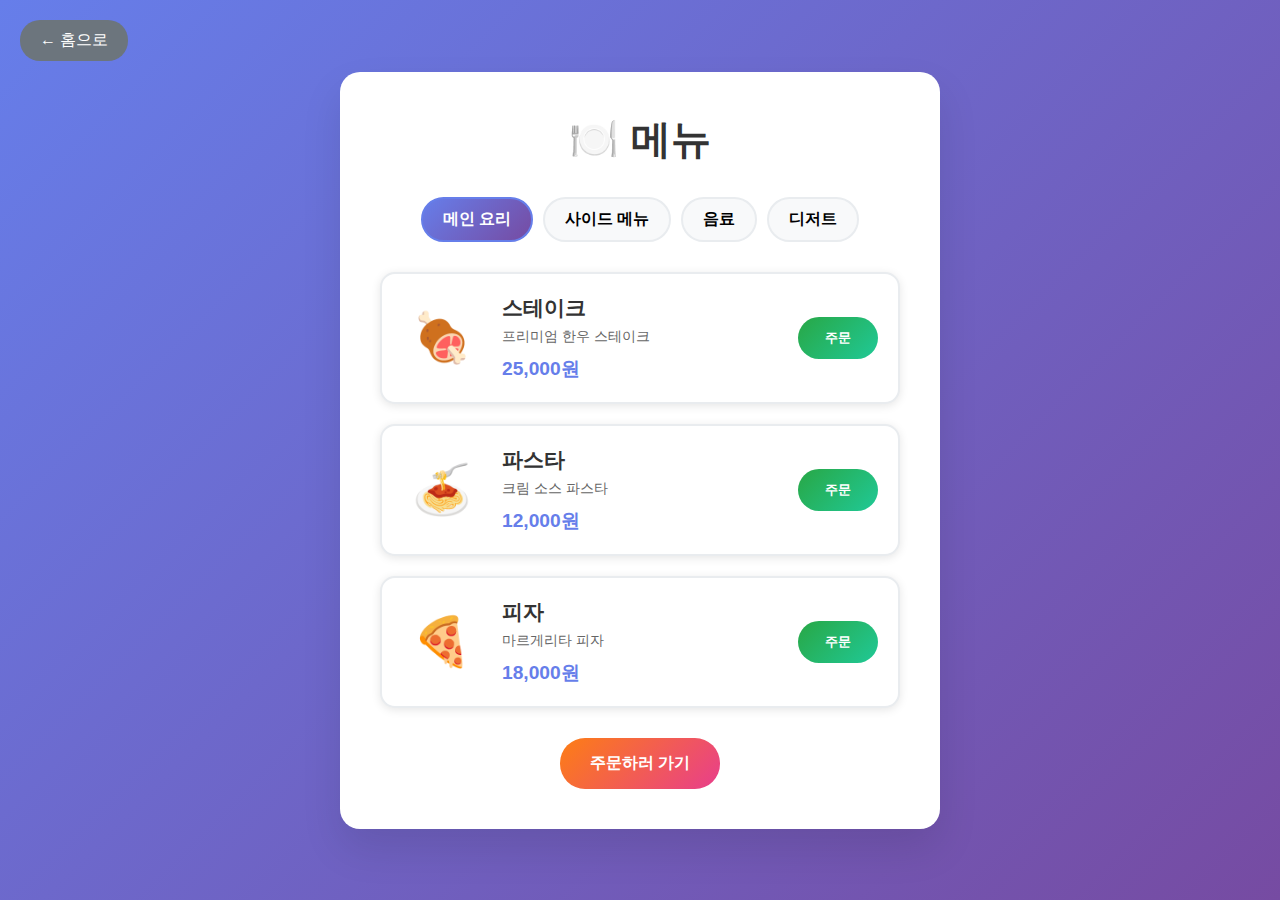
<file: frontend/menu.html>
<!DOCTYPE html>
<html lang="ko">
<head>
    <meta charset="UTF-8">
    <meta name="viewport" content="width=device-width, initial-scale=1.0">
    <title>메뉴 - 음성 주문 시스템</title>
    <link rel="stylesheet" href="styles.css">
    <link rel="stylesheet" href="menu.css">
</head>
<body>
    <div class="container">
        <div class="header">
            <h1>🍽️ 메뉴</h1>
            <button class="back-btn" onclick="goBack()">← 홈으로</button>
        </div>
        
        <div class="menu-content">
            <div class="menu-categories">
                <div class="category active" data-category="main">메인 요리</div>
                <div class="category" data-category="side">사이드 메뉴</div>
                <div class="category" data-category="drink">음료</div>
                <div class="category" data-category="dessert">디저트</div>
            </div>
            
            <div class="menu-items" id="menuItems">
                <!-- 메인 요리 -->
                <div class="menu-section" id="main">
                    <div class="menu-item">
                        <div class="item-image">🍖</div>
                        <div class="item-info">
                            <h3>스테이크</h3>
                            <p>프리미엄 한우 스테이크</p>
                            <span class="price">25,000원</span>
                        </div>
                        <button class="order-btn" onclick="addToOrder('스테이크', 25000)">주문</button>
                    </div>
                    
                    <div class="menu-item">
                        <div class="item-image">🍝</div>
                        <div class="item-info">
                            <h3>파스타</h3>
                            <p>크림 소스 파스타</p>
                            <span class="price">12,000원</span>
                        </div>
                        <button class="order-btn" onclick="addToOrder('파스타', 12000)">주문</button>
                    </div>
                    
                    <div class="menu-item">
                        <div class="item-image">🍕</div>
                        <div class="item-info">
                            <h3>피자</h3>
                            <p>마르게리타 피자</p>
                            <span class="price">18,000원</span>
                        </div>
                        <button class="order-btn" onclick="addToOrder('피자', 18000)">주문</button>
                    </div>
                </div>
                
                <!-- 사이드 메뉴 -->
                <div class="menu-section" id="side" style="display: none;">
                    <div class="menu-item">
                        <div class="item-image">🍟</div>
                        <div class="item-info">
                            <h3>감자튀김</h3>
                            <p>바삭한 감자튀김</p>
                            <span class="price">5,000원</span>
                        </div>
                        <button class="order-btn" onclick="addToOrder('감자튀김', 5000)">주문</button>
                    </div>
                    
                    <div class="menu-item">
                        <div class="item-image">🥗</div>
                        <div class="item-info">
                            <h3>시저샐러드</h3>
                            <p>신선한 시저샐러드</p>
                            <span class="price">8,000원</span>
                        </div>
                        <button class="order-btn" onclick="addToOrder('시저샐러드', 8000)">주문</button>
                    </div>
                </div>
                
                <!-- 음료 -->
                <div class="menu-section" id="drink" style="display: none;">
                    <div class="menu-item">
                        <div class="item-image">🥤</div>
                        <div class="item-info">
                            <h3>콜라</h3>
                            <p>시원한 콜라</p>
                            <span class="price">3,000원</span>
                        </div>
                        <button class="order-btn" onclick="addToOrder('콜라', 3000)">주문</button>
                    </div>
                    
                    <div class="menu-item">
                        <div class="item-image">☕</div>
                        <div class="item-info">
                            <h3>아메리카노</h3>
                            <p>진한 아메리카노</p>
                            <span class="price">4,000원</span>
                        </div>
                        <button class="order-btn" onclick="addToOrder('아메리카노', 4000)">주문</button>
                    </div>
                </div>
                
                <!-- 디저트 -->
                <div class="menu-section" id="dessert" style="display: none;">
                    <div class="menu-item">
                        <div class="item-image">🍰</div>
                        <div class="item-info">
                            <h3>치즈케이크</h3>
                            <p>부드러운 치즈케이크</p>
                            <span class="price">7,000원</span>
                        </div>
                        <button class="order-btn" onclick="addToOrder('치즈케이크', 7000)">주문</button>
                    </div>
                    
                    <div class="menu-item">
                        <div class="item-image">🍨</div>
                        <div class="item-info">
                            <h3>아이스크림</h3>
                            <p>바닐라 아이스크림</p>
                            <span class="price">4,000원</span>
                        </div>
                        <button class="order-btn" onclick="addToOrder('아이스크림', 4000)">주문</button>
                    </div>
                </div>
            </div>
        </div>
        
        <div class="footer">
            <button class="btn order" onclick="goToOrder()">주문하러 가기</button>
        </div>
    </div>

    <script src="api.js"></script>
    <script src="menu.js"></script>
</body>
</html>
</file>
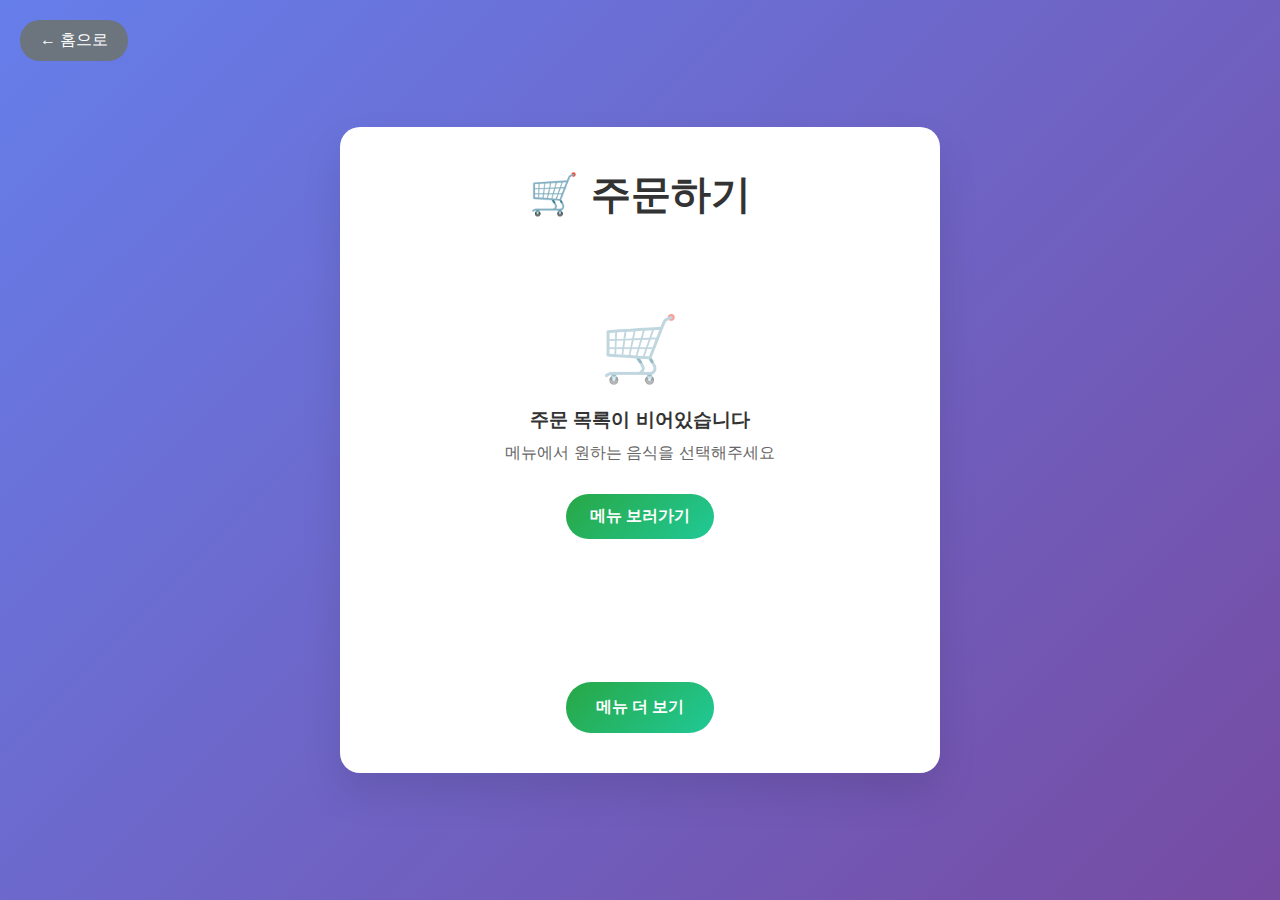
<file: frontend/order.html>
<!DOCTYPE html>
<html lang="ko">
<head>
    <meta charset="UTF-8">
    <meta name="viewport" content="width=device-width, initial-scale=1.0">
    <title>주문 - 음성 주문 시스템</title>
    <link rel="stylesheet" href="styles.css">
    <link rel="stylesheet" href="order.css">
</head>
<body>
    <div class="container">
        <div class="header">
            <h1>🛒 주문하기</h1>
            <button class="back-btn" onclick="goBack()">← 홈으로</button>
        </div>
        
        <div class="order-content">
            <div class="order-items" id="orderItems">
                <div class="empty-cart">
                    <div class="empty-icon">🛒</div>
                    <h3>주문 목록이 비어있습니다</h3>
                    <p>메뉴에서 원하는 음식을 선택해주세요</p>
                    <button class="btn menu" onclick="goToMenu()">메뉴 보러가기</button>
                </div>
            </div>
            
            <div class="order-summary" id="orderSummary" style="display: none;">
                <h3>주문 요약</h3>
                <div class="summary-items" id="summaryItems"></div>
                <div class="total-section">
                    <div class="total-line">
                        <span>총 수량:</span>
                        <span id="totalQuantity">0</span>
                    </div>
                    <div class="total-line">
                        <span>총 금액:</span>
                        <span id="totalPrice">0원</span>
                    </div>
                </div>
                <div class="order-actions">
                    <button class="btn secondary" onclick="clearOrder()">주문 초기화</button>
                    <button class="btn primary" onclick="confirmOrder()">주문 확인</button>
                </div>
            </div>
        </div>
        
        <div class="footer">
            <button class="btn menu" onclick="goToMenu()">메뉴 더 보기</button>
        </div>
    </div>

    <script src="api.js"></script>
    <script src="order.js"></script>
</body>
</html>
</file>
<file: frontend/styles.css>
* {
    margin: 0;
    padding: 0;
    box-sizing: border-box;
}

body {
    font-family: 'Segoe UI', Tahoma, Geneva, Verdana, sans-serif;
    background: linear-gradient(135deg, #667eea 0%, #764ba2 100%);
    min-height: 100vh;
    display: flex;
    align-items: center;
    justify-content: center;
}

.container {
    background: white;
    border-radius: 20px;
    box-shadow: 0 20px 40px rgba(0, 0, 0, 0.1);
    padding: 40px;
    max-width: 600px;
    width: 90%;
    text-align: center;
}

.header h1 {
    color: #333;
    margin-bottom: 30px;
    font-size: 2.5em;
}

.voice-interface {
    margin: 30px 0;
}

.speaker-icon {
    font-size: 3em;
    margin-bottom: 20px;
    animation: pulse 2s infinite;
}

@keyframes pulse {
    0% { transform: scale(1); }
    50% { transform: scale(1.1); }
    100% { transform: scale(1); }
}

.status-text {
    font-size: 1.2em;
    color: #666;
    margin-bottom: 20px;
    min-height: 30px;
}

.subtitle {
    font-size: 1.1em;
    color: #333;
    background: #f8f9fa;
    border: 2px solid #e9ecef;
    border-radius: 10px;
    padding: 15px;
    margin-bottom: 20px;
    min-height: 50px;
    line-height: 1.5;
    text-align: center;
    box-shadow: 0 2px 5px rgba(0, 0, 0, 0.1);
    transition: all 0.3s ease;
}

.subtitle.speaking {
    background: linear-gradient(135deg, #667eea, #764ba2);
    color: white;
    border-color: #667eea;
    animation: pulse 1s infinite;
}

.subtitle.listening {
    background: linear-gradient(135deg, #28a745, #20c997);
    color: white;
    border-color: #28a745;
    animation: pulse 1s infinite;
}

.microphone {
    width: 120px;
    height: 120px;
    border: 4px solid #667eea;
    border-radius: 50%;
    margin: 0 auto 20px;
    display: flex;
    align-items: center;
    justify-content: center;
    background: linear-gradient(135deg, #667eea, #764ba2);
    cursor: pointer;
    transition: all 0.3s ease;
}

.microphone:hover {
    transform: scale(1.05);
    box-shadow: 0 10px 20px rgba(102, 126, 234, 0.3);
}

.microphone.listening {
    animation: listening 1s infinite;
    background: linear-gradient(135deg, #ff6b6b, #ee5a24);
}

@keyframes listening {
    0% { transform: scale(1); }
    50% { transform: scale(1.1); }
    100% { transform: scale(1); }
}

.mic-icon {
    font-size: 3em;
    color: white;
}

.user-input {
    background: #f8f9fa;
    border: 2px solid #e9ecef;
    border-radius: 10px;
    padding: 15px;
    margin: 20px 0;
    min-height: 50px;
    font-size: 1.1em;
    color: #333;
}

.buttons {
    display: flex;
    flex-wrap: wrap;
    gap: 15px;
    justify-content: center;
    margin: 30px 0;
}

.btn {
    padding: 12px 24px;
    border: none;
    border-radius: 25px;
    font-size: 1em;
    font-weight: 600;
    cursor: pointer;
    transition: all 0.3s ease;
    min-width: 120px;
}

.btn:disabled {
    opacity: 0.6;
    cursor: not-allowed;
}

.btn.primary {
    background: linear-gradient(135deg, #667eea, #764ba2);
    color: white;
}

.btn.primary:hover:not(:disabled) {
    transform: translateY(-2px);
    box-shadow: 0 5px 15px rgba(102, 126, 234, 0.4);
}

.btn.secondary {
    background: #6c757d;
    color: white;
}

.btn.secondary:hover:not(:disabled) {
    background: #5a6268;
    transform: translateY(-2px);
}

.btn.menu {
    background: linear-gradient(135deg, #28a745, #20c997);
    color: white;
}

.btn.menu:hover {
    transform: translateY(-2px);
    box-shadow: 0 5px 15px rgba(40, 167, 69, 0.4);
}

.btn.order {
    background: linear-gradient(135deg, #fd7e14, #e83e8c);
    color: white;
}

.btn.order:hover {
    transform: translateY(-2px);
    box-shadow: 0 5px 15px rgba(253, 126, 20, 0.4);
}

.footer {
    margin-top: 30px;
    color: #666;
    font-size: 0.9em;
}

/* 반응형 디자인 */
@media (max-width: 768px) {
    .container {
        padding: 20px;
        margin: 20px;
    }
    
    .header h1 {
        font-size: 2em;
    }
    
    .microphone {
        width: 100px;
        height: 100px;
    }
    
    .mic-icon {
        font-size: 2.5em;
    }
    
    .buttons {
        flex-direction: column;
        align-items: center;
    }
    
    .btn {
        width: 100%;
        max-width: 200px;
    }
}
</file>
<file: frontend/menu.css>
.back-btn {
    position: absolute;
    top: 20px;
    left: 20px;
    background: #6c757d;
    color: white;
    border: none;
    padding: 10px 20px;
    border-radius: 20px;
    cursor: pointer;
    font-size: 1em;
    transition: all 0.3s ease;
}

.back-btn:hover {
    background: #5a6268;
    transform: translateY(-2px);
}

.menu-content {
    margin: 20px 0;
}

.menu-categories {
    display: flex;
    justify-content: center;
    gap: 10px;
    margin-bottom: 30px;
    flex-wrap: wrap;
}

.category {
    padding: 10px 20px;
    background: #f8f9fa;
    border: 2px solid #e9ecef;
    border-radius: 25px;
    cursor: pointer;
    transition: all 0.3s ease;
    font-weight: 600;
}

.category:hover {
    background: #e9ecef;
    transform: translateY(-2px);
}

.category.active {
    background: linear-gradient(135deg, #667eea, #764ba2);
    color: white;
    border-color: #667eea;
}

.menu-items {
    min-height: 400px;
}

.menu-section {
    display: grid;
    gap: 20px;
    grid-template-columns: repeat(auto-fit, minmax(300px, 1fr));
}

.menu-item {
    display: flex;
    align-items: center;
    background: white;
    border: 2px solid #e9ecef;
    border-radius: 15px;
    padding: 20px;
    box-shadow: 0 2px 10px rgba(0, 0, 0, 0.1);
    transition: all 0.3s ease;
}

.menu-item:hover {
    transform: translateY(-5px);
    box-shadow: 0 5px 20px rgba(0, 0, 0, 0.15);
    border-color: #667eea;
}

.item-image {
    font-size: 3em;
    margin-right: 20px;
    min-width: 80px;
    text-align: center;
}

.item-info {
    flex: 1;
    text-align: left;
}

.item-info h3 {
    color: #333;
    margin-bottom: 5px;
    font-size: 1.3em;
}

.item-info p {
    color: #666;
    margin-bottom: 10px;
    font-size: 0.9em;
}

.price {
    color: #667eea;
    font-weight: bold;
    font-size: 1.2em;
}

.order-btn {
    background: linear-gradient(135deg, #28a745, #20c997);
    color: white;
    border: none;
    padding: 12px 24px;
    border-radius: 25px;
    cursor: pointer;
    font-weight: 600;
    transition: all 0.3s ease;
    min-width: 80px;
}

.order-btn:hover {
    transform: translateY(-2px);
    box-shadow: 0 5px 15px rgba(40, 167, 69, 0.4);
}

.footer {
    margin-top: 30px;
    text-align: center;
}

.footer .btn {
    padding: 15px 30px;
    font-size: 1.1em;
}

/* 옵션 모달 스타일 */
.option-modal {
    position: fixed;
    top: 0;
    left: 0;
    width: 100%;
    height: 100%;
    background: rgba(0, 0, 0, 0.5);
    display: flex;
    align-items: center;
    justify-content: center;
    z-index: 1000;
}

.modal-content {
    background: white;
    border-radius: 15px;
    padding: 0;
    max-width: 500px;
    width: 90%;
    max-height: 80vh;
    overflow-y: auto;
    box-shadow: 0 20px 40px rgba(0, 0, 0, 0.3);
}

.modal-header {
    display: flex;
    justify-content: space-between;
    align-items: center;
    padding: 20px;
    border-bottom: 1px solid #e9ecef;
    background: linear-gradient(135deg, #667eea, #764ba2);
    color: white;
    border-radius: 15px 15px 0 0;
}

.modal-header h3 {
    margin: 0;
    font-size: 1.3em;
}

.close {
    font-size: 2em;
    cursor: pointer;
    line-height: 1;
}

.close:hover {
    opacity: 0.7;
}

.modal-body {
    padding: 20px;
}

.modal-body p {
    font-size: 1.1em;
    font-weight: bold;
    color: #333;
    margin-bottom: 20px;
}

.options h4 {
    color: #333;
    margin-bottom: 15px;
    font-size: 1.1em;
}

.option-item {
    display: flex;
    align-items: center;
    padding: 10px;
    margin-bottom: 10px;
    border: 2px solid #e9ecef;
    border-radius: 10px;
    cursor: pointer;
    transition: all 0.3s ease;
}

.option-item:hover {
    border-color: #667eea;
    background: #f8f9fa;
}

.option-item input[type="checkbox"] {
    margin-right: 10px;
    transform: scale(1.2);
}

.option-item input[type="checkbox"]:checked + span {
    color: #667eea;
    font-weight: bold;
}

.modal-footer {
    display: flex;
    gap: 15px;
    padding: 20px;
    border-top: 1px solid #e9ecef;
    justify-content: flex-end;
}

.modal-footer .btn {
    padding: 12px 24px;
    font-size: 1em;
}

/* 반응형 디자인 */
@media (max-width: 768px) {
    .menu-categories {
        flex-direction: column;
        align-items: center;
    }
    
    .category {
        width: 100%;
        max-width: 200px;
        text-align: center;
    }
    
    .menu-section {
        grid-template-columns: 1fr;
    }
    
    .menu-item {
        flex-direction: column;
        text-align: center;
    }
    
    .item-image {
        margin-right: 0;
        margin-bottom: 15px;
    }
    
    .item-info {
        text-align: center;
        margin-bottom: 15px;
    }
    
    .modal-content {
        width: 95%;
        margin: 10px;
    }
    
    .modal-footer {
        flex-direction: column;
    }
    
    .modal-footer .btn {
        width: 100%;
    }
}
</file>
<file: frontend/order.css>
.back-btn {
    position: absolute;
    top: 20px;
    left: 20px;
    background: #6c757d;
    color: white;
    border: none;
    padding: 10px 20px;
    border-radius: 20px;
    cursor: pointer;
    font-size: 1em;
    transition: all 0.3s ease;
}

.back-btn:hover {
    background: #5a6268;
    transform: translateY(-2px);
}

.order-content {
    margin: 20px 0;
    min-height: 400px;
}

.empty-cart {
    text-align: center;
    padding: 60px 20px;
    color: #666;
}

.empty-icon {
    font-size: 4em;
    margin-bottom: 20px;
    opacity: 0.5;
}

.empty-cart h3 {
    margin-bottom: 10px;
    color: #333;
}

.empty-cart p {
    margin-bottom: 30px;
}

.order-items {
    margin-bottom: 30px;
}

.order-item {
    display: flex;
    align-items: center;
    background: white;
    border: 2px solid #e9ecef;
    border-radius: 15px;
    padding: 20px;
    margin-bottom: 15px;
    box-shadow: 0 2px 10px rgba(0, 0, 0, 0.1);
    transition: all 0.3s ease;
}

.order-item:hover {
    transform: translateY(-2px);
    box-shadow: 0 5px 15px rgba(0, 0, 0, 0.15);
}

.item-image {
    font-size: 2.5em;
    margin-right: 20px;
    min-width: 60px;
    text-align: center;
}

.item-details {
    flex: 1;
}

.item-name {
    font-size: 1.2em;
    font-weight: bold;
    color: #333;
    margin-bottom: 5px;
}

.item-price {
    color: #667eea;
    font-weight: bold;
}

.quantity-controls {
    display: flex;
    align-items: center;
    gap: 15px;
    margin: 0 20px;
}

.quantity-btn {
    width: 35px;
    height: 35px;
    border: 2px solid #667eea;
    background: white;
    color: #667eea;
    border-radius: 50%;
    cursor: pointer;
    font-size: 1.2em;
    font-weight: bold;
    transition: all 0.3s ease;
}

.quantity-btn:hover {
    background: #667eea;
    color: white;
}

.quantity-btn:disabled {
    opacity: 0.5;
    cursor: not-allowed;
}

.quantity {
    font-size: 1.2em;
    font-weight: bold;
    min-width: 30px;
    text-align: center;
}

.remove-btn {
    background: #dc3545;
    color: white;
    border: none;
    padding: 8px 12px;
    border-radius: 20px;
    cursor: pointer;
    font-size: 0.9em;
    transition: all 0.3s ease;
}

.remove-btn:hover {
    background: #c82333;
    transform: translateY(-2px);
}

.order-summary {
    background: #f8f9fa;
    border: 2px solid #e9ecef;
    border-radius: 15px;
    padding: 25px;
    margin-top: 30px;
}

.order-summary h3 {
    color: #333;
    margin-bottom: 20px;
    text-align: center;
    font-size: 1.5em;
}

.summary-items {
    margin-bottom: 20px;
}

.summary-item {
    display: flex;
    justify-content: space-between;
    align-items: center;
    padding: 10px 0;
    border-bottom: 1px solid #dee2e6;
}

.summary-item:last-child {
    border-bottom: none;
}

.item-summary-name {
    font-weight: 500;
    color: #333;
}

.item-summary-quantity {
    color: #666;
    margin: 0 10px;
}

.item-summary-price {
    font-weight: bold;
    color: #667eea;
}

.item-options {
    font-size: 0.9em;
    color: #666;
    margin-top: 5px;
    font-style: italic;
}

.item-summary-info {
    display: flex;
    flex-direction: column;
    align-items: flex-start;
}

.summary-options {
    font-size: 0.8em;
    color: #666;
    margin-top: 2px;
    font-style: italic;
}

.total-section {
    border-top: 2px solid #dee2e6;
    padding-top: 20px;
    margin-top: 20px;
}

.total-line {
    display: flex;
    justify-content: space-between;
    align-items: center;
    margin-bottom: 10px;
    font-size: 1.1em;
}

.total-line:last-child {
    font-size: 1.3em;
    font-weight: bold;
    color: #333;
    border-top: 2px solid #667eea;
    padding-top: 10px;
    margin-top: 10px;
}

.order-actions {
    display: flex;
    gap: 15px;
    justify-content: center;
    margin-top: 25px;
}

.order-actions .btn {
    padding: 12px 24px;
    font-size: 1em;
}

.footer {
    margin-top: 30px;
    text-align: center;
}

.footer .btn {
    padding: 15px 30px;
    font-size: 1.1em;
}

/* 반응형 디자인 */
@media (max-width: 768px) {
    .order-item {
        flex-direction: column;
        text-align: center;
    }
    
    .item-image {
        margin-right: 0;
        margin-bottom: 15px;
    }
    
    .quantity-controls {
        margin: 15px 0;
    }
    
    .order-actions {
        flex-direction: column;
        align-items: center;
    }
    
    .order-actions .btn {
        width: 100%;
        max-width: 200px;
    }
}
</file>
